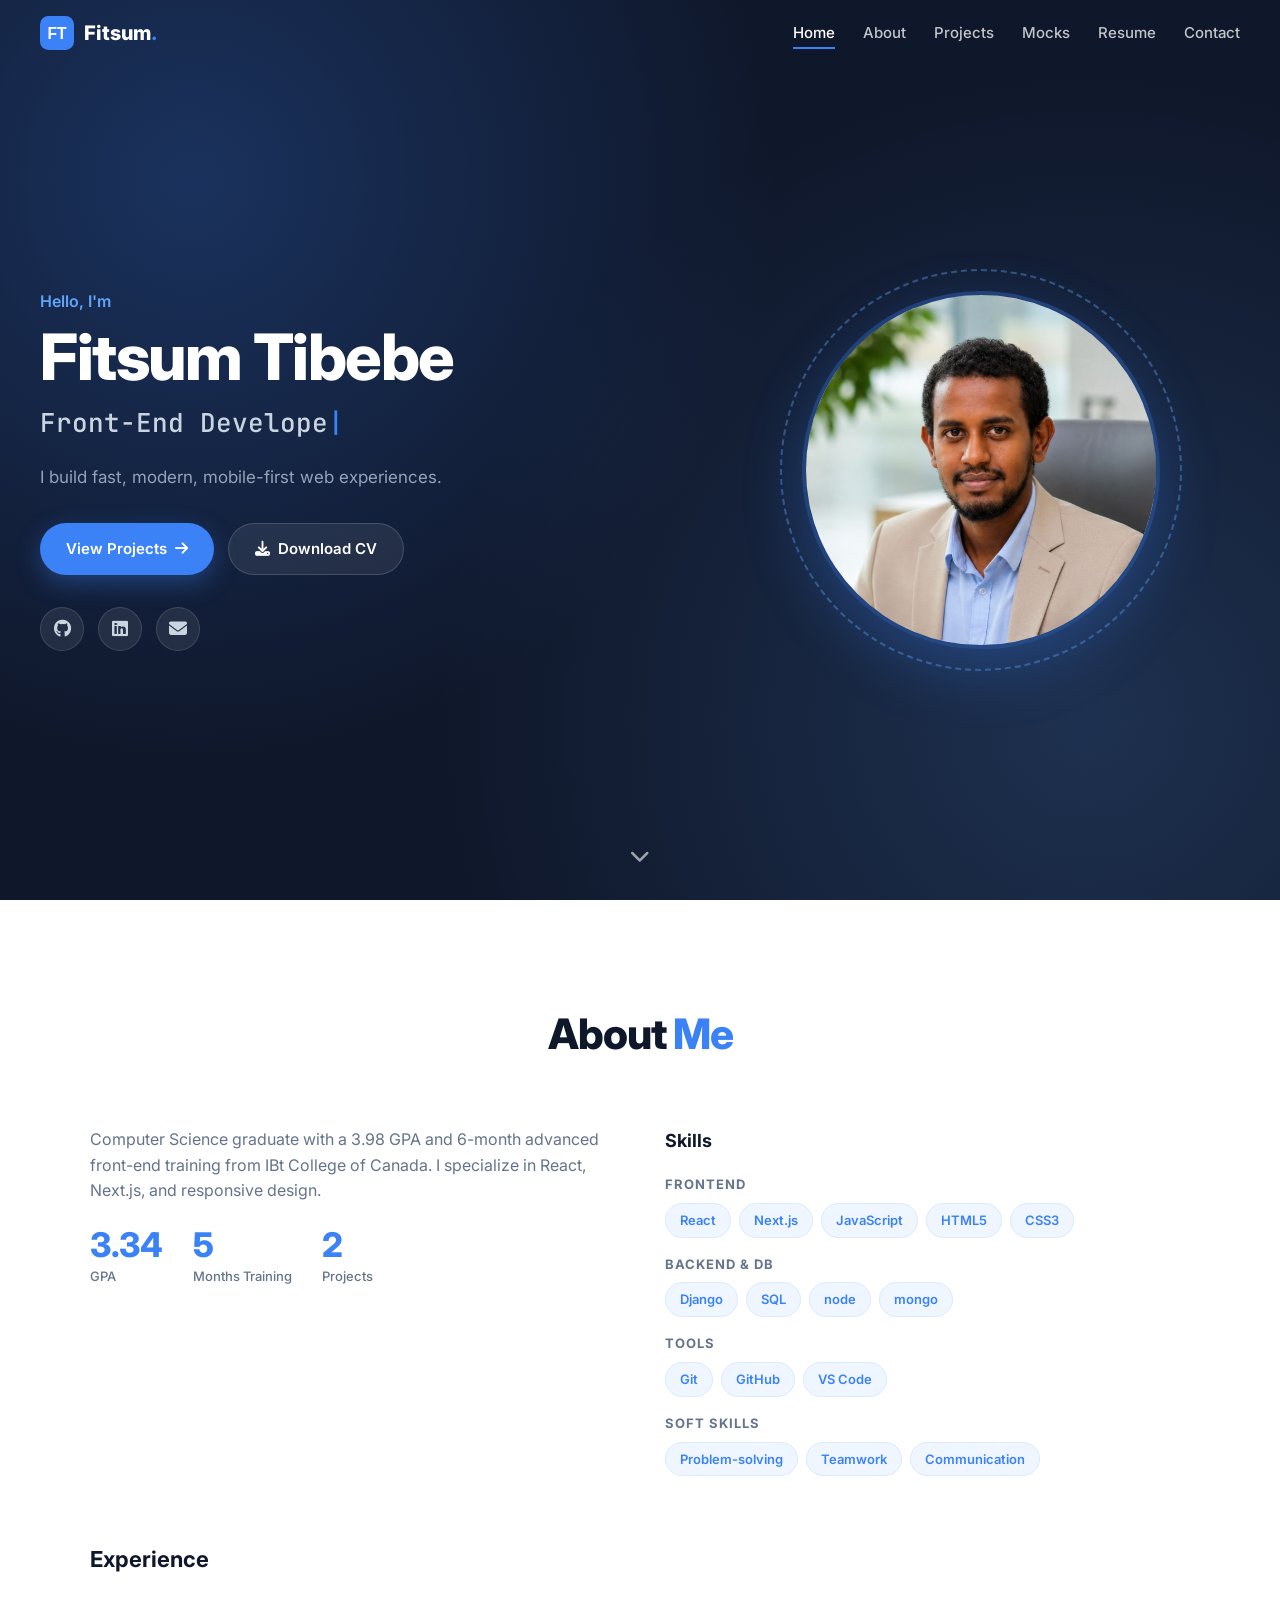
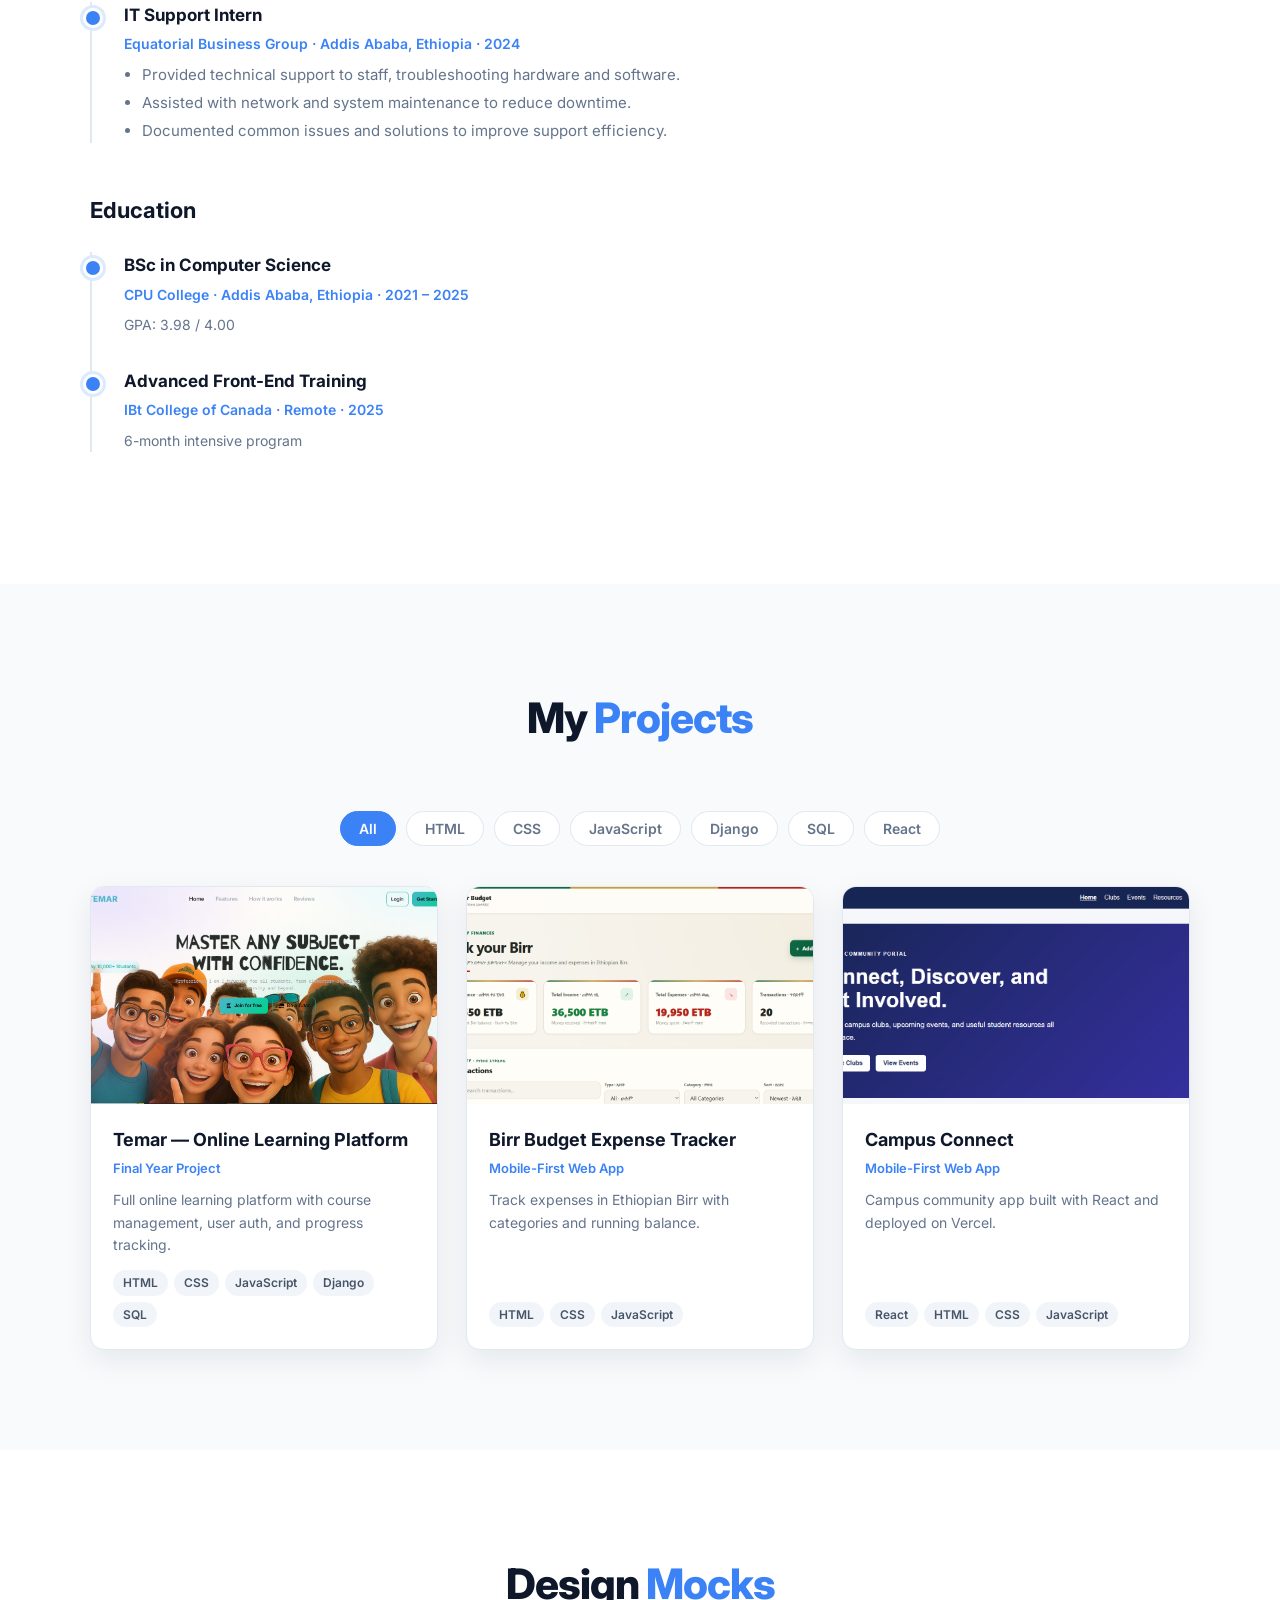
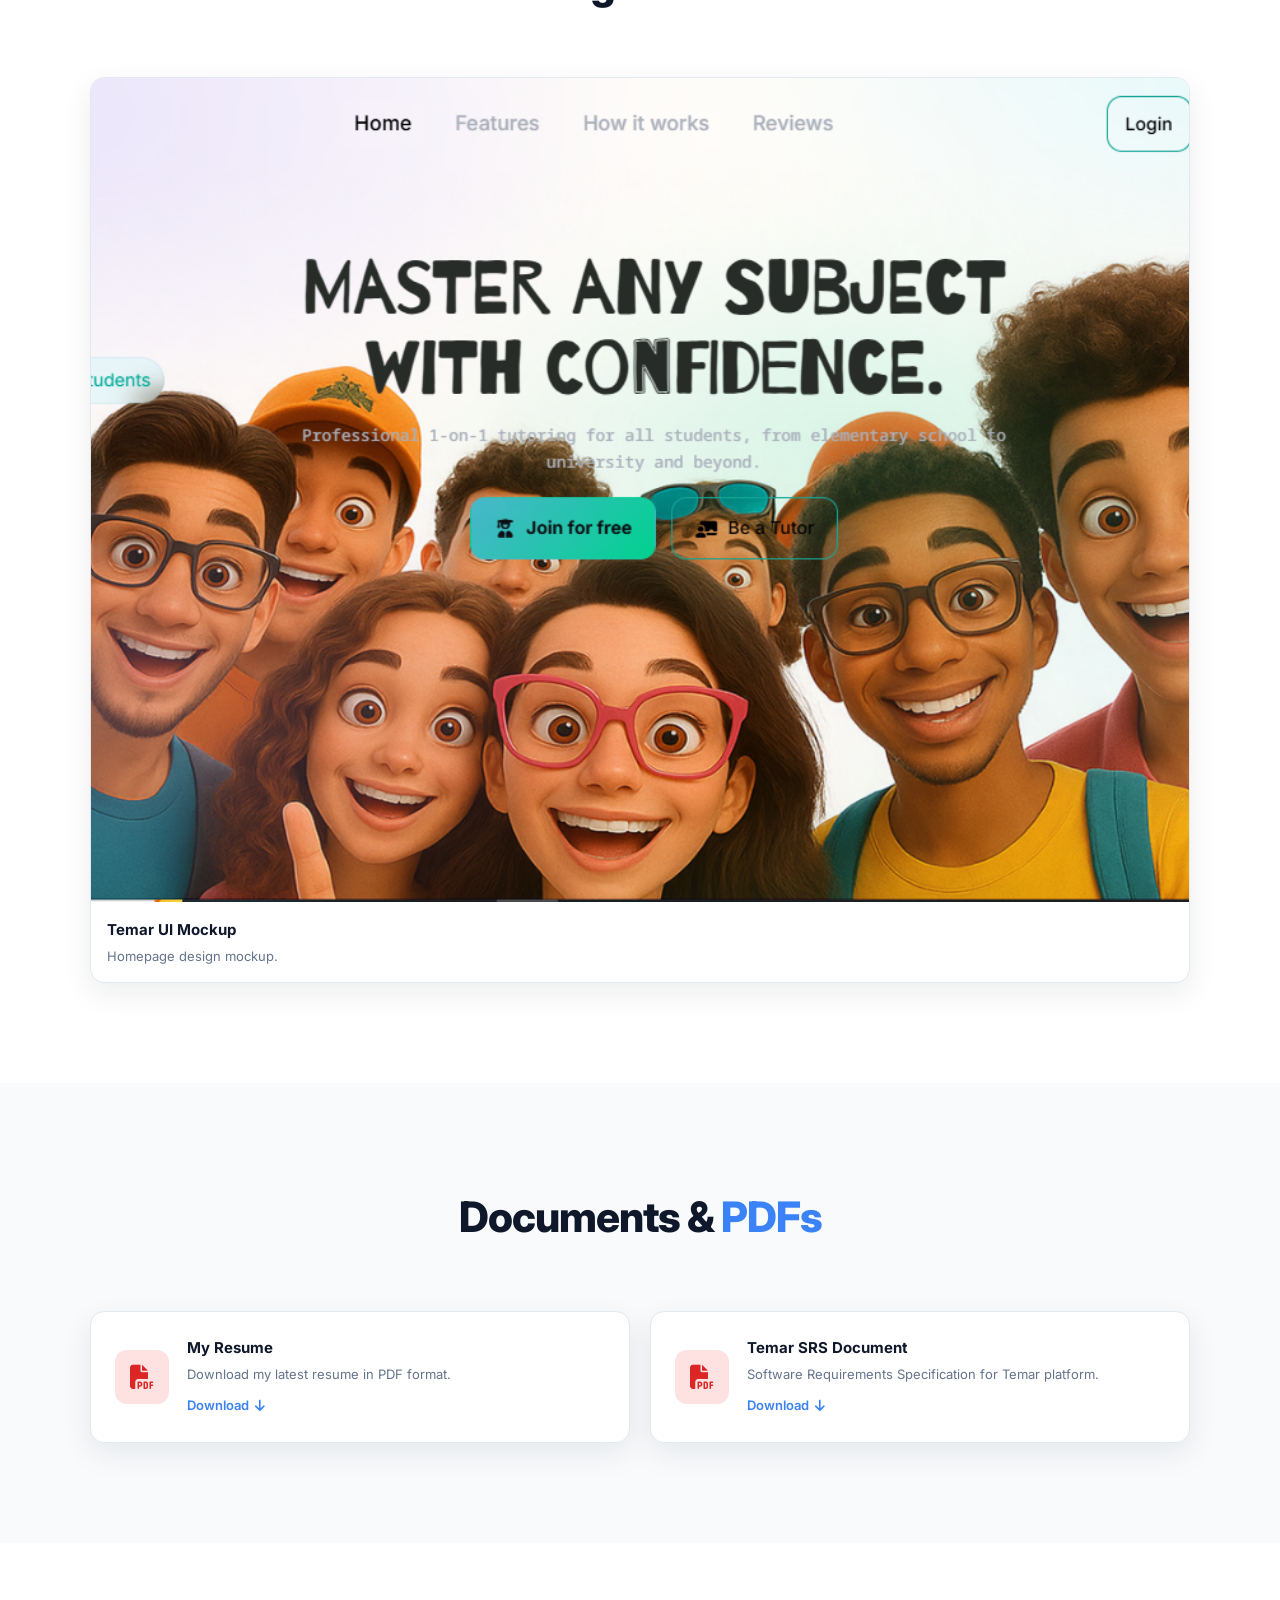
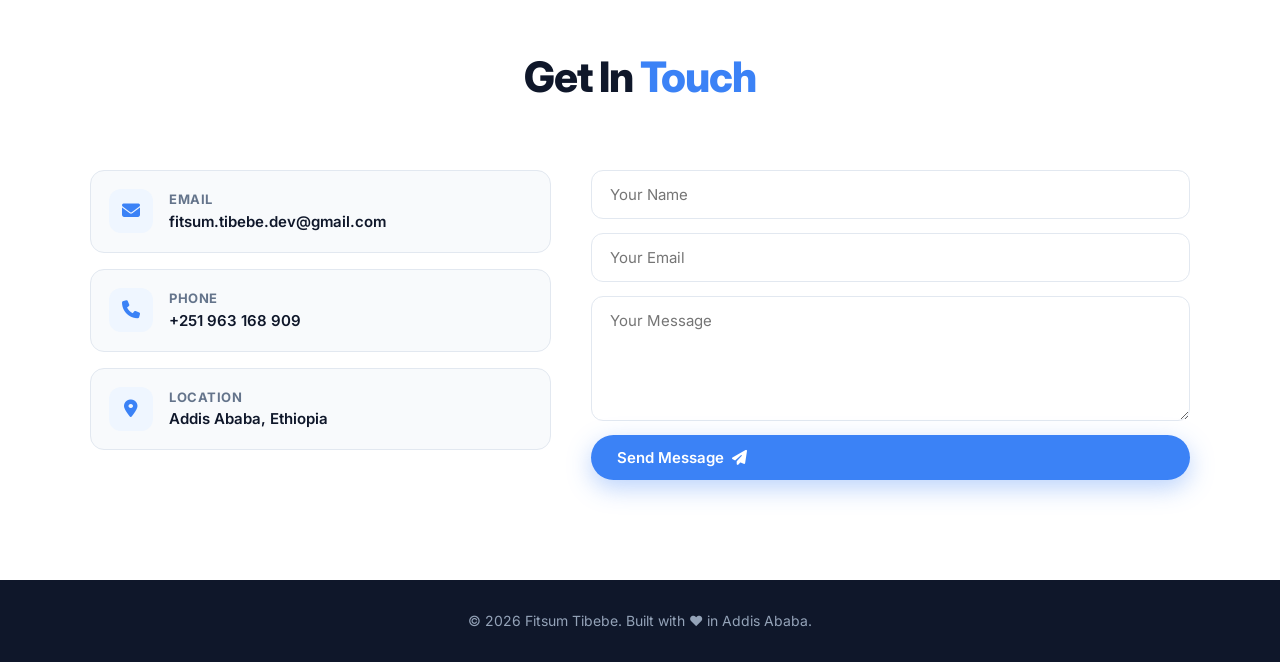
<file: index.html>
<!doctype html>
<html lang="en">
  <head>
    <meta charset="UTF-8" />
    <meta name="viewport" content="width=device-width, initial-scale=1.0" />
    <title>Fitsum Tibebe — Front-End Developer</title>

    <!-- SEO -->
    <meta
      name="description"
      content="Fitsum Tibebe — Front-End Developer from Addis Ababa. React, Next.js, HTML, CSS, JavaScript specialist. View my projects and resume."
    />
    <meta
      name="keywords"
      content="Fitsum Tibebe, Front-End Developer, React Developer, Addis Ababa, Ethiopia, Portfolio"
    />
    <meta name="author" content="Fitsum Tibebe" />
    <meta name="theme-color" content="#0f172a" />

    <!-- Open Graph -->
    <meta property="og:title" content="Fitsum Tibebe — Front-End Developer" />
    <meta
      property="og:description"
      content="Modern, mobile-first web experiences built with React, Next.js, and JavaScript."
    />
    <meta property="og:image" content="assets/images/profile.jpg" />
    <meta property="og:type" content="website" />

    <!-- Twitter -->
    <meta name="twitter:card" content="summary_large_image" />
    <meta name="twitter:title" content="Fitsum Tibebe — Front-End Developer" />
    <meta
      name="twitter:description"
      content="React • Next.js • JavaScript • Mobile-first"
    />
    <meta name="twitter:image" content="assets/images/profile.jpg" />

    <!-- Favicon -->
    <link rel="icon" type="image/svg+xml" href="assets/icons/favicon.svg" />

    <!-- Fonts -->
    <link rel="preconnect" href="https://fonts.googleapis.com" />
    <link rel="preconnect" href="https://fonts.gstatic.com" crossorigin />
    <link
      href="https://fonts.googleapis.com/css2?family=Inter:wght@400;500;600;700;800&family=JetBrains+Mono:wght@500&display=swap"
      rel="stylesheet"
    />

    <!-- Icons -->
    <link
      rel="stylesheet"
      href="https://cdnjs.cloudflare.com/ajax/libs/font-awesome/6.5.0/css/all.min.css"
    />

    <link rel="stylesheet" href="css/style.css" />

    <!-- Structured Data -->
    <script type="application/ld+json">
      {
        "@context": "https://schema.org",
        "@type": "Person",
        "name": "Fitsum Tibebe",
        "jobTitle": "Front-End Developer",
        "address": {
          "@type": "PostalAddress",
          "addressLocality": "Addis Ababa",
          "addressCountry": "Ethiopia"
        },
        "url": "https://github.com/fitsae",
        "sameAs": [
          "https://github.com/fitsae",
          "https://www.linkedin.com/in/fitsum-tibebe-597b53429"
        ]
      }
    </script>
  </head>
  <body>
    <div class="loader" id="loader">
      <div class="loader-spinner"></div>
    </div>

    <!-- Navbar -->
    <header class="nav" id="nav">
      <div class="nav-inner">
        <a href="#" class="logo">
          <img
            src="assets/images/logo.svg"
            alt="Fitsum Tibebe logo"
            id="logoImg"
          />
          <span>Fitsum<span class="accent">.</span></span>
        </a>
        <nav class="nav-links" id="navLinks">
          <a href="#home" class="nav-link active">Home</a>
          <a href="#about" class="nav-link">About</a>
          <a href="#projects" class="nav-link">Projects</a>
          <a href="#mocks" class="nav-link">Mocks</a>
          <a href="#resume" class="nav-link">Resume</a>
          <a href="#contact" class="nav-link">Contact</a>
        </nav>
        <button class="menu-btn" id="menuBtn" aria-label="Menu">
          <span></span><span></span><span></span>
        </button>
      </div>
    </header>

    <!-- Hero -->
    <section class="hero" id="home">
      <div class="hero-bg"></div>
      <div class="hero-content">
        <div class="hero-text">
          <p class="hero-greeting">Hello, I'm</p>
          <h1 class="hero-name">Fitsum Tibebe</h1>
          <h2 class="hero-title">
            <span class="typing" id="typing"></span
            ><span class="cursor">|</span>
          </h2>
          <p class="hero-tagline" id="tagline"></p>
          <div class="hero-cta">
            <a href="#projects" class="btn btn-primary"
              >View Projects <i class="fas fa-arrow-right"></i
            ></a>
            <a href="#" class="btn btn-ghost" id="downloadResume">
              <i class="fas fa-download"></i> Download CV
            </a>
          </div>
          <div class="hero-socials">
            <a
              href="https://github.com/fitsae"
              target="_blank"
              rel="noopener"
              aria-label="GitHub"
              ><i class="fab fa-github"></i
            ></a>
            <a
              href="https://www.linkedin.com/in/fitsum-tibebe-597b53429"
              target="_blank"
              rel="noopener"
              aria-label="LinkedIn"
              ><i class="fab fa-linkedin"></i
            ></a>
            <a href="mailto:fitsum.tibebe.dev@gmail.com" aria-label="Email"
              ><i class="fas fa-envelope"></i
            ></a>
          </div>
        </div>
        <div class="hero-photo">
          <div class="photo-ring"></div>
          <img src="assets/images/profile.jpg" alt="Fitsum Tibebe" />
        </div>
      </div>
      <a href="#about" class="scroll-down" aria-label="Scroll">
        <i class="fas fa-chevron-down"></i>
      </a>
    </section>

    <!-- About -->
    <section class="section" id="about">
      <div class="container">
        <h2 class="section-title reveal">
          About <span class="accent">Me</span>
        </h2>
        <div class="about-grid">
          <div class="about-text reveal">
            <p id="bioText"></p>
            <div class="about-stats">
              <div class="stat">
                <span class="stat-num" data-count="3.98">0</span
                ><span>GPA</span>
              </div>
              <div class="stat">
                <span class="stat-num" data-count="6">0</span
                ><span>Months Training</span>
              </div>
              <div class="stat">
                <span class="stat-num" data-count="3">0</span
                ><span>Projects</span>
              </div>
            </div>
          </div>
          <div class="skills reveal">
            <h3>Skills</h3>
            <div id="skillsContainer"></div>
          </div>
        </div>

        <h3 class="subsection-title reveal">Experience</h3>
        <div class="timeline" id="experienceContainer"></div>

        <h3 class="subsection-title reveal">Education</h3>
        <div class="timeline" id="educationContainer"></div>
      </div>
    </section>

    <!-- Projects -->
    <section class="section section-dark" id="projects">
      <div class="container">
        <h2 class="section-title reveal">
          My <span class="accent">Projects</span>
        </h2>
        <div class="filter-bar reveal" id="filterBar"></div>
        <div class="projects-grid" id="projectsGrid"></div>
      </div>
    </section>

    <!-- Mocks -->
    <section class="section" id="mocks">
      <div class="container">
        <h2 class="section-title reveal">
          Design <span class="accent">Mocks</span>
        </h2>
        <div class="mocks-grid" id="mocksGrid"></div>
      </div>
    </section>

    <!-- Resume / PDFs -->
    <section class="section section-dark" id="resume">
      <div class="container">
        <h2 class="section-title reveal">
          Documents & <span class="accent">PDFs</span>
        </h2>
        <div class="pdfs-grid" id="pdfsGrid"></div>
      </div>
    </section>

    <!-- Contact -->
    <section class="section" id="contact">
      <div class="container">
        <h2 class="section-title reveal">
          Get In <span class="accent">Touch</span>
        </h2>
        <div class="contact-grid">
          <div class="contact-info reveal">
            <a href="mailto:fitsum.tibebe.dev@gmail.com" class="contact-item">
              <i class="fas fa-envelope"></i>
              <div>
                <h4>Email</h4>
                <p>fitsum.tibebe.dev@gmail.com</p>
              </div>
            </a>
            <a href="tel:+251963168909" class="contact-item">
              <i class="fas fa-phone"></i>
              <div>
                <h4>Phone</h4>
                <p>+251 963 168 909</p>
              </div>
            </a>
            <div class="contact-item">
              <i class="fas fa-map-marker-alt"></i>
              <div>
                <h4>Location</h4>
                <p>Addis Ababa, Ethiopia</p>
              </div>
            </div>
          </div>
          <form class="contact-form reveal" id="contactForm">
            <input type="text" name="name" placeholder="Your Name" required />
            <input
              type="email"
              name="email"
              placeholder="Your Email"
              required
            />
            <textarea
              name="message"
              rows="5"
              placeholder="Your Message"
              required
            ></textarea>
            <button type="submit" class="btn btn-primary">
              Send Message <i class="fas fa-paper-plane"></i>
            </button>
          </form>
        </div>
      </div>
    </section>

    <footer class="footer">
      <p>
        © <span id="year"></span> Fitsum Tibebe. Built with ❤️ in Addis Ababa.
      </p>
    </footer>

    <script src="js/renderer.js"></script>
    <script src="js/main.js"></script>
  </body>
</html>
</file>
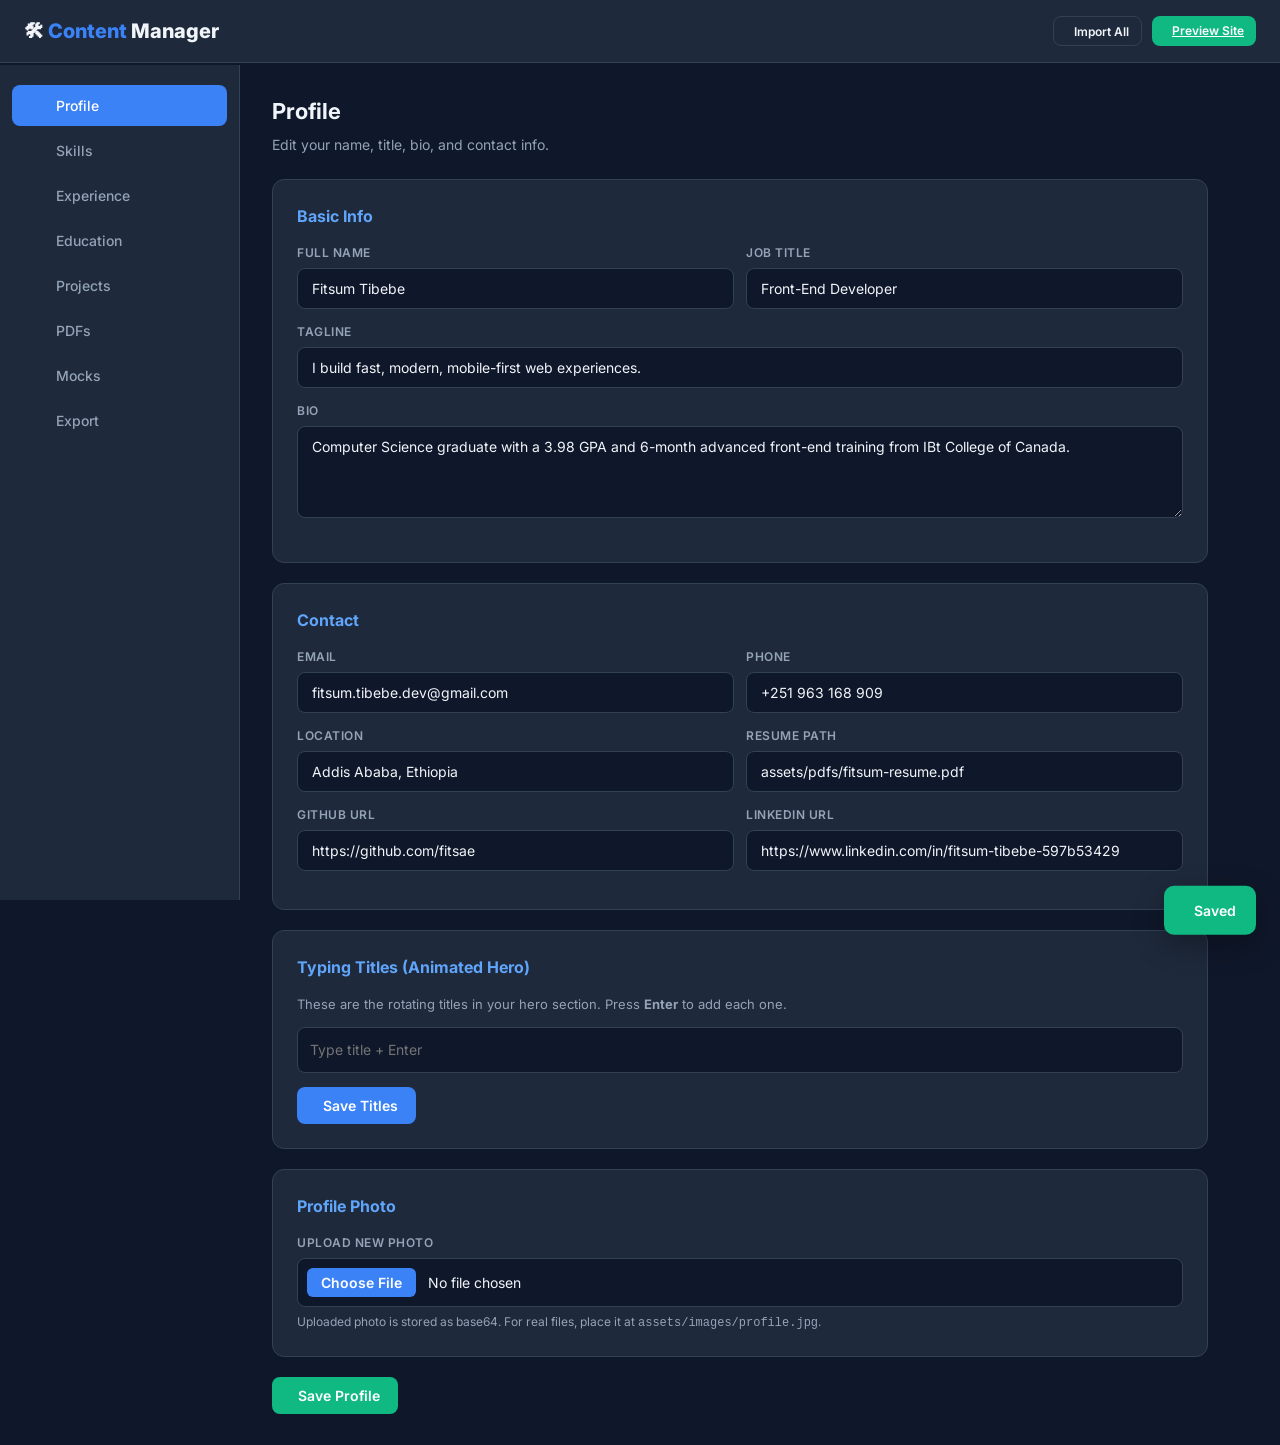
<file: admin.html>
<!doctype html>
<html lang="en">
  <head>
    <meta charset="UTF-8" />
    <meta name="viewport" content="width=device-width, initial-scale=1.0" />
    <title>Admin — Content Manager</title>
    <link rel="preconnect" href="https://fonts.googleapis.com" />
    <link rel="preconnect" href="https://fonts.gstatic.com" crossorigin />
    <link
      href="https://fonts.googleapis.com/css2?family=Inter:wght@400;500;600;700;800&family=JetBrains+Mono:wght@500&display=swap"
      rel="stylesheet"
    />
    <style>
      :root {
        --bg: #0f172a;
        --bg-2: #1e293b;
        --bg-3: #334155;
        --accent: #3b82f6;
        --accent-2: #60a5fa;
        --success: #10b981;
        --danger: #ef4444;
        --text: #f1f5f9;
        --muted: #94a3b8;
        --border: #334155;
        --radius: 12px;
      }
      * {
        margin: 0;
        padding: 0;
        box-sizing: border-box;
      }
      body {
        font-family: "Inter", system-ui, sans-serif;
        background: var(--bg);
        color: var(--text);
        min-height: 100vh;
        line-height: 1.5;
      }

      /* Header */
      .topbar {
        background: var(--bg-2);
        padding: 16px 24px;
        border-bottom: 1px solid var(--border);
        display: flex;
        justify-content: space-between;
        align-items: center;
        position: sticky;
        top: 0;
        z-index: 100;
      }
      .topbar h1 {
        font-size: 20px;
        font-weight: 800;
      }
      .topbar h1 span {
        color: var(--accent);
      }
      .topbar-actions {
        display: flex;
        gap: 10px;
      }

      /* Layout */
      .layout {
        display: grid;
        grid-template-columns: 240px 1fr;
        min-height: calc(100vh - 65px);
      }
      .sidebar {
        background: var(--bg-2);
        border-right: 1px solid var(--border);
        padding: 20px 12px;
        position: sticky;
        top: 65px;
        height: calc(100vh - 65px);
        overflow-y: auto;
      }
      .sidebar button {
        display: flex;
        align-items: center;
        gap: 10px;
        width: 100%;
        padding: 12px 16px;
        background: transparent;
        border: none;
        color: var(--muted);
        font-family: inherit;
        font-size: 14px;
        font-weight: 500;
        border-radius: 8px;
        cursor: pointer;
        text-align: left;
        transition: 0.2s;
        margin-bottom: 4px;
      }
      .sidebar button:hover {
        background: var(--bg-3);
        color: var(--text);
      }
      .sidebar button.active {
        background: var(--accent);
        color: #fff;
      }
      .sidebar button i {
        width: 18px;
        text-align: center;
      }

      .main {
        padding: 32px;
        max-width: 1000px;
      }

      .panel {
        display: none;
      }
      .panel.active {
        display: block;
        animation: fadeIn 0.3s;
      }
      @keyframes fadeIn {
        from {
          opacity: 0;
          transform: translateY(8px);
        }
        to {
          opacity: 1;
          transform: translateY(0);
        }
      }

      .panel h2 {
        font-size: 22px;
        font-weight: 700;
        margin-bottom: 6px;
      }
      .panel .panel-desc {
        color: var(--muted);
        font-size: 14px;
        margin-bottom: 24px;
      }

      /* Cards */
      .card {
        background: var(--bg-2);
        border: 1px solid var(--border);
        border-radius: var(--radius);
        padding: 24px;
        margin-bottom: 20px;
      }
      .card h3 {
        font-size: 16px;
        font-weight: 700;
        color: var(--accent-2);
        margin-bottom: 16px;
        display: flex;
        justify-content: space-between;
        align-items: center;
      }

      /* Inputs */
      label {
        display: block;
        font-size: 12px;
        color: var(--muted);
        margin-bottom: 6px;
        font-weight: 600;
        text-transform: uppercase;
        letter-spacing: 0.5px;
      }
      input,
      textarea,
      select {
        width: 100%;
        padding: 11px 14px;
        margin-bottom: 14px;
        background: var(--bg);
        color: var(--text);
        border: 1px solid var(--border);
        border-radius: 8px;
        font-family: inherit;
        font-size: 14px;
        transition: 0.2s;
      }
      input:focus,
      textarea:focus,
      select:focus {
        outline: none;
        border-color: var(--accent);
        box-shadow: 0 0 0 3px rgba(59, 130, 246, 0.15);
      }
      textarea {
        resize: vertical;
        min-height: 80px;
      }
      input[type="file"] {
        padding: 9px;
        cursor: pointer;
      }
      input[type="file"]::file-selector-button {
        background: var(--accent);
        color: #fff;
        border: none;
        padding: 6px 14px;
        border-radius: 6px;
        margin-right: 12px;
        font-family: inherit;
        font-weight: 600;
        cursor: pointer;
      }

      .row {
        display: grid;
        grid-template-columns: 1fr 1fr;
        gap: 12px;
      }
      .row-3 {
        display: grid;
        grid-template-columns: 1fr 1fr 1fr;
        gap: 12px;
      }

      /* Buttons */
      .btn {
        display: inline-flex;
        align-items: center;
        gap: 8px;
        padding: 10px 18px;
        background: var(--accent);
        color: #fff;
        border: none;
        border-radius: 8px;
        font-family: inherit;
        font-size: 14px;
        font-weight: 600;
        cursor: pointer;
        transition: 0.2s;
      }
      .btn:hover {
        background: #2563eb;
        transform: translateY(-1px);
      }
      .btn-success {
        background: var(--success);
      }
      .btn-success:hover {
        background: #059669;
      }
      .btn-danger {
        background: var(--danger);
      }
      .btn-danger:hover {
        background: #dc2626;
      }
      .btn-ghost {
        background: transparent;
        border: 1px solid var(--border);
        color: var(--text);
      }
      .btn-ghost:hover {
        background: var(--bg-3);
      }
      .btn-sm {
        padding: 6px 12px;
        font-size: 12px;
      }

      .btn-group {
        display: flex;
        gap: 10px;
        flex-wrap: wrap;
        margin-top: 8px;
      }

      /* List items */
      .item-row {
        display: flex;
        justify-content: space-between;
        align-items: center;
        padding: 14px 16px;
        background: var(--bg);
        border: 1px solid var(--border);
        border-radius: 8px;
        margin-bottom: 8px;
        gap: 12px;
      }
      .item-row-info {
        flex: 1;
        min-width: 0;
      }
      .item-row-info strong {
        display: block;
        font-size: 14px;
        margin-bottom: 2px;
        overflow: hidden;
        text-overflow: ellipsis;
        white-space: nowrap;
      }
      .item-row-info span {
        font-size: 12px;
        color: var(--muted);
        display: block;
        overflow: hidden;
        text-overflow: ellipsis;
        white-space: nowrap;
      }
      .item-row-actions {
        display: flex;
        gap: 6px;
        flex-shrink: 0;
      }

      /* Skill tag editor */
      .tag-input-wrap {
        display: flex;
        flex-wrap: wrap;
        gap: 6px;
        padding: 8px;
        background: var(--bg);
        border: 1px solid var(--border);
        border-radius: 8px;
        margin-bottom: 14px;
        min-height: 46px;
      }
      .tag-chip {
        display: inline-flex;
        align-items: center;
        gap: 6px;
        padding: 5px 10px;
        background: var(--accent);
        color: #fff;
        border-radius: 50px;
        font-size: 12px;
        font-weight: 600;
      }
      .tag-chip button {
        background: none;
        border: none;
        color: #fff;
        cursor: pointer;
        font-size: 14px;
        line-height: 1;
        padding: 0;
        opacity: 0.8;
      }
      .tag-chip button:hover {
        opacity: 1;
      }
      .tag-input-wrap input {
        flex: 1;
        min-width: 120px;
        border: none;
        background: transparent;
        padding: 4px;
        margin: 0;
        color: var(--text);
      }
      .tag-input-wrap input:focus {
        box-shadow: none;
      }

      /* Toast */
      .toast {
        position: fixed;
        bottom: 24px;
        right: 24px;
        background: var(--success);
        color: #fff;
        padding: 14px 20px;
        border-radius: 10px;
        font-weight: 600;
        font-size: 14px;
        box-shadow: 0 10px 30px rgba(0, 0, 0, 0.3);
        transform: translateY(120%);
        transition: transform 0.35s cubic-bezier(0.4, 0, 0.2, 1);
        z-index: 9999;
        display: flex;
        align-items: center;
        gap: 10px;
      }
      .toast.show {
        transform: translateY(0);
      }
      .toast.error {
        background: var(--danger);
      }

      /* Mobile */
      .mobile-tabs {
        display: none;
        padding: 12px 16px;
        background: var(--bg-2);
        border-bottom: 1px solid var(--border);
        gap: 8px;
        overflow-x: auto;
        position: sticky;
        top: 65px;
        z-index: 99;
      }
      .mobile-tabs button {
        white-space: nowrap;
        padding: 8px 14px;
        background: var(--bg);
        border: 1px solid var(--border);
        color: var(--muted);
        border-radius: 8px;
        font-family: inherit;
        font-size: 13px;
        font-weight: 600;
        cursor: pointer;
      }
      .mobile-tabs button.active {
        background: var(--accent);
        color: #fff;
        border-color: var(--accent);
      }

      @media (max-width: 860px) {
        .layout {
          grid-template-columns: 1fr;
        }
        .sidebar {
          display: none;
        }
        .mobile-tabs {
          display: flex;
        }
        .main {
          padding: 20px 16px;
        }
        .row,
        .row-3 {
          grid-template-columns: 1fr;
        }
        .topbar {
          padding: 12px 16px;
        }
        .topbar h1 {
          font-size: 16px;
        }
      }

      /* Empty state */
      .empty-state {
        text-align: center;
        padding: 40px 20px;
        color: var(--muted);
        font-size: 14px;
      }
      .empty-state i {
        font-size: 40px;
        margin-bottom: 12px;
        opacity: 0.3;
        display: block;
      }

      /* JSON preview */
      pre.json-preview {
        background: var(--bg);
        border: 1px solid var(--border);
        padding: 16px;
        border-radius: 8px;
        font-family: "JetBrains Mono", monospace;
        font-size: 12px;
        overflow-x: auto;
        max-height: 400px;
        color: #7dd3fc;
        line-height: 1.5;
      }
    </style>
  </head>
  <body>
    <!-- Top bar -->
    <div class="topbar">
      <h1>🛠 <span>Content</span> Manager</h1>
      <div class="topbar-actions">
        <button class="btn btn-ghost btn-sm" onclick="importAll()">
          <i class="fas fa-upload"></i> Import All
        </button>
        <a href="index.html" target="_blank" class="btn btn-success btn-sm">
          <i class="fas fa-eye"></i> Preview Site
        </a>
      </div>
    </div>

    <!-- Mobile tabs -->
    <div class="mobile-tabs" id="mobileTabs"></div>

    <!-- Layout -->
    <div class="layout">
      <!-- Sidebar -->
      <aside class="sidebar" id="sidebar">
        <button class="tab-btn active" data-tab="profile">
          <i class="fas fa-user"></i> Profile
        </button>
        <button class="tab-btn" data-tab="skills">
          <i class="fas fa-code"></i> Skills
        </button>
        <button class="tab-btn" data-tab="experience">
          <i class="fas fa-briefcase"></i> Experience
        </button>
        <button class="tab-btn" data-tab="education">
          <i class="fas fa-graduation-cap"></i> Education
        </button>
        <button class="tab-btn" data-tab="projects">
          <i class="fas fa-folder"></i> Projects
        </button>
        <button class="tab-btn" data-tab="pdfs">
          <i class="fas fa-file-pdf"></i> PDFs
        </button>
        <button class="tab-btn" data-tab="mocks">
          <i class="fas fa-image"></i> Mocks
        </button>
        <button class="tab-btn" data-tab="export">
          <i class="fas fa-download"></i> Export
        </button>
      </aside>

      <!-- Main content -->
      <main class="main">
        <!-- ==================== PROFILE ==================== -->
        <section class="panel active" id="panel-profile">
          <h2>Profile</h2>
          <p class="panel-desc">
            Edit your name, title, bio, and contact info.
          </p>

          <div class="card">
            <h3>Basic Info</h3>
            <div class="row">
              <div>
                <label>Full Name</label>
                <input id="pf-name" placeholder="Fitsum Tibebe" />
              </div>
              <div>
                <label>Job Title</label>
                <input id="pf-title" placeholder="Front-End Developer" />
              </div>
            </div>
            <label>Tagline</label>
            <input
              id="pf-tagline"
              placeholder="I build fast, modern, mobile-first web experiences."
            />
            <label>Bio</label>
            <textarea
              id="pf-bio"
              rows="4"
              placeholder="Short paragraph about you..."
            ></textarea>
          </div>

          <div class="card">
            <h3>Contact</h3>
            <div class="row">
              <div>
                <label>Email</label>
                <input id="pf-email" type="email" />
              </div>
              <div>
                <label>Phone</label>
                <input id="pf-phone" />
              </div>
            </div>
            <div class="row">
              <div>
                <label>Location</label>
                <input id="pf-location" />
              </div>
              <div>
                <label>Resume path</label>
                <input id="pf-resume" placeholder="assets/pdfs/resume.pdf" />
              </div>
            </div>
            <div class="row">
              <div>
                <label>GitHub URL</label>
                <input id="pf-github" />
              </div>
              <div>
                <label>LinkedIn URL</label>
                <input id="pf-linkedin" />
              </div>
            </div>
          </div>
          <div class="card">
            <h3>Typing Titles (Animated Hero)</h3>
            <p
              style="color: var(--muted); font-size: 13px; margin-bottom: 12px"
            >
              These are the rotating titles in your hero section. Press
              <b>Enter</b> to add each one.
            </p>
            <div class="tag-input-wrap" id="roles-wrap">
              <input id="roles-input" placeholder="Type title + Enter" />
            </div>
            <button class="btn" onclick="saveRoles()">
              <i class="fas fa-save"></i> Save Titles
            </button>
          </div>
          <div class="card">
            <h3>Profile Photo</h3>
            <label>Upload new photo</label>
            <input type="file" id="pf-photo-file" accept="image/*" />
            <p style="color: var(--muted); font-size: 12px; margin-top: -8px">
              Uploaded photo is stored as base64. For real files, place it at
              <code>assets/images/profile.jpg</code>.
            </p>
          </div>

          <button class="btn btn-success" onclick="saveProfile()">
            <i class="fas fa-save"></i> Save Profile
          </button>
        </section>

        <!-- ==================== SKILLS ==================== -->
        <section class="panel" id="panel-skills">
          <h2>Skills</h2>
          <p class="panel-desc">Add skill groups and their items.</p>

          <div class="card">
            <h3>Add Skill Group</h3>
            <div class="row">
              <div>
                <label>Category Name</label>
                <input id="sk-category" placeholder="e.g. Frontend" />
              </div>
              <div>
                <label>Skills (press Enter to add)</label>
                <div class="tag-input-wrap" id="sk-tags-wrap">
                  <input id="sk-tag-input" placeholder="Type skill + Enter" />
                </div>
              </div>
            </div>
            <button class="btn" onclick="addSkillGroup()">
              <i class="fas fa-plus"></i> Add Group
            </button>
          </div>

          <div class="card">
            <h3>Current Skill Groups</h3>
            <div id="skillList"></div>
          </div>

          <button class="btn btn-success" onclick="saveSkills()">
            <i class="fas fa-save"></i> Save Skills
          </button>
        </section>

        <!-- ==================== EXPERIENCE ==================== -->
        <section class="panel" id="panel-experience">
          <h2>Experience</h2>
          <p class="panel-desc">Add or edit your work history.</p>

          <div class="card">
            <h3 id="exp-form-title">Add Experience</h3>
            <input type="hidden" id="exp-edit-id" />
            <div class="row">
              <div>
                <label>Role / Job Title</label>
                <input id="exp-role" placeholder="IT Support Intern" />
              </div>
              <div>
                <label>Company</label>
                <input
                  id="exp-company"
                  placeholder="Equatorial Business Group"
                />
              </div>
            </div>
            <div class="row-3">
              <div>
                <label>Location</label>
                <input id="exp-location" placeholder="Addis Ababa, Ethiopia" />
              </div>
              <div>
                <label>Period</label>
                <input id="exp-period" placeholder="2024" />
              </div>
              <div></div>
            </div>
            <label>Bullet Points (one per line)</label>
            <textarea
              id="exp-points"
              rows="4"
              placeholder="Provided technical support to staff...&#10;Assisted with network maintenance..."
            ></textarea>
            <div class="btn-group">
              <button class="btn" onclick="saveExperience()">
                <i class="fas fa-save"></i> Save Experience
              </button>
              <button class="btn btn-ghost" onclick="clearExperienceForm()">
                <i class="fas fa-times"></i> Clear
              </button>
            </div>
          </div>

          <div class="card">
            <h3>Current Experience</h3>
            <div id="expList"></div>
          </div>

          <button class="btn btn-success" onclick="saveExperienceToStore()">
            <i class="fas fa-save"></i> Save All Experience
          </button>
        </section>

        <!-- ==================== EDUCATION ==================== -->
        <section class="panel" id="panel-education">
          <h2>Education</h2>
          <p class="panel-desc">Add or edit your degrees and training.</p>

          <div class="card">
            <h3 id="edu-form-title">Add Education</h3>
            <input type="hidden" id="edu-edit-id" />
            <div class="row">
              <div>
                <label>Degree / Program</label>
                <input id="edu-degree" placeholder="BSc in Computer Science" />
              </div>
              <div>
                <label>School</label>
                <input id="edu-school" placeholder="CPU College" />
              </div>
            </div>
            <div class="row">
              <div>
                <label>Location</label>
                <input id="edu-location" placeholder="Addis Ababa, Ethiopia" />
              </div>
              <div>
                <label>Period</label>
                <input id="edu-period" placeholder="2021 – 2025" />
              </div>
            </div>
            <label>Details</label>
            <input id="edu-details" placeholder="GPA: 3.98 / 4.00" />
            <div class="btn-group">
              <button class="btn" onclick="saveEducation()">
                <i class="fas fa-save"></i> Save Education
              </button>
              <button class="btn btn-ghost" onclick="clearEducationForm()">
                <i class="fas fa-times"></i> Clear
              </button>
            </div>
          </div>

          <div class="card">
            <h3>Current Education</h3>
            <div id="eduList"></div>
          </div>

          <button class="btn btn-success" onclick="saveEducationToStore()">
            <i class="fas fa-save"></i> Save All Education
          </button>
        </section>

        <!-- ==================== PROJECTS ==================== -->
        <section class="panel" id="panel-projects">
          <h2>Projects</h2>
          <p class="panel-desc">Add and manage portfolio projects.</p>

          <div class="card">
            <h3 id="proj-form-title">Add Project</h3>
            <input type="hidden" id="proj-edit-id" />
            <div class="row">
              <div>
                <label>Title</label>
                <input
                  id="proj-title"
                  placeholder="Temar — Online Learning Platform"
                />
              </div>
              <div>
                <label>Subtitle</label>
                <input id="proj-subtitle" placeholder="Final Year Project" />
              </div>
            </div>
            <label>Description</label>
            <textarea
              id="proj-description"
              rows="3"
              placeholder="What does the project do?"
            ></textarea>
            <div class="row">
              <div>
                <label>Your Role</label>
                <input id="proj-role" placeholder="Frontend + DB Design" />
              </div>
              <div>
                <label>Tech (comma separated)</label>
                <input id="proj-tech" placeholder="React, JavaScript, CSS" />
              </div>
            </div>
            <div class="row">
              <div>
                <label>Live URL</label>
                <input id="proj-live" placeholder="https://..." />
              </div>
              <div>
                <label>GitHub URL</label>
                <input id="proj-github" placeholder="https://github.com/..." />
              </div>
            </div>
            <label>Image</label>
            <input type="file" id="proj-image" accept="image/*" />
            <div class="btn-group">
              <button class="btn" onclick="saveProject()">
                <i class="fas fa-save"></i> Save Project
              </button>
              <button class="btn btn-ghost" onclick="clearProjectForm()">
                <i class="fas fa-times"></i> Clear
              </button>
            </div>
          </div>

          <div class="card">
            <h3>Current Projects</h3>
            <div id="projList"></div>
          </div>
        </section>

        <!-- ==================== PDFs ==================== -->
        <section class="panel" id="panel-pdfs">
          <h2>PDFs</h2>
          <p class="panel-desc">Add documents (resume, certificates, SRS).</p>

          <div class="card">
            <h3 id="pdf-form-title">Add PDF</h3>
            <input type="hidden" id="pdf-edit-id" />
            <label>Title</label>
            <input id="pdf-title" placeholder="My Resume" />
            <label>Description</label>
            <textarea id="pdf-description" rows="2"></textarea>
            <label>File path</label>
            <input id="pdf-file" placeholder="assets/pdfs/resume.pdf" />
            <div class="btn-group">
              <button class="btn" onclick="savePDF()">
                <i class="fas fa-save"></i> Save PDF
              </button>
              <button class="btn btn-ghost" onclick="clearPDFForm()">
                <i class="fas fa-times"></i> Clear
              </button>
            </div>
          </div>

          <div class="card">
            <h3>Current PDFs</h3>
            <div id="pdfList"></div>
          </div>
        </section>

        <!-- ==================== MOCKS ==================== -->
        <section class="panel" id="panel-mocks">
          <h2>Mocks</h2>
          <p class="panel-desc">Add design mockups and UI snapshots.</p>

          <div class="card">
            <h3 id="mock-form-title">Add Mock</h3>
            <input type="hidden" id="mock-edit-id" />
            <label>Title</label>
            <input id="mock-title" placeholder="Homepage Mockup" />
            <label>Description</label>
            <textarea id="mock-description" rows="2"></textarea>
            <label>Image</label>
            <input type="file" id="mock-image" accept="image/*" />
            <div class="btn-group">
              <button class="btn" onclick="saveMock()">
                <i class="fas fa-save"></i> Save Mock
              </button>
              <button class="btn btn-ghost" onclick="clearMockForm()">
                <i class="fas fa-times"></i> Clear
              </button>
            </div>
          </div>

          <div class="card">
            <h3>Current Mocks</h3>
            <div id="mockList"></div>
          </div>
        </section>

        <!-- ==================== EXPORT ==================== -->
        <section class="panel" id="panel-export">
          <h2>Export & Import</h2>
          <p class="panel-desc">
            Download each JSON file and commit them to your
            <code>data/</code> folder on GitHub. Or import existing JSON to
            resume editing.
          </p>

          <div class="card">
            <h3>Export Individual Files</h3>
            <div class="btn-group">
              <button class="btn" onclick="exportJSON('profile')">
                <i class="fas fa-download"></i> profile.json
              </button>
              <button class="btn" onclick="exportJSON('projects')">
                <i class="fas fa-download"></i> projects.json
              </button>
              <button class="btn" onclick="exportJSON('pdfs')">
                <i class="fas fa-download"></i> pdfs.json
              </button>
              <button class="btn" onclick="exportJSON('mocks')">
                <i class="fas fa-download"></i> mocks.json
              </button>
            </div>
          </div>

          <div class="card">
            <h3>Preview JSON</h3>
            <div class="btn-group" style="margin-bottom: 14px">
              <button
                class="btn btn-ghost btn-sm"
                onclick="previewJSON('profile')"
              >
                profile.json
              </button>
              <button
                class="btn btn-ghost btn-sm"
                onclick="previewJSON('projects')"
              >
                projects.json
              </button>
              <button
                class="btn btn-ghost btn-sm"
                onclick="previewJSON('pdfs')"
              >
                pdfs.json
              </button>
              <button
                class="btn btn-ghost btn-sm"
                onclick="previewJSON('mocks')"
              >
                mocks.json
              </button>
            </div>
            <pre class="json-preview" id="jsonPreview">
Click a button above to preview JSON.</pre
            >
          </div>

          <div class="card">
            <h3>Import Existing JSON</h3>
            <p
              style="color: var(--muted); font-size: 13px; margin-bottom: 12px"
            >
              Select a JSON file (e.g. <code>profile.json</code>) — the data
              will load into the editor.
            </p>
            <input
              type="file"
              id="importFile"
              accept=".json"
              onchange="handleImport(event)"
            />
          </div>

          <div class="card">
            <h3 style="color: var(--danger)">Danger Zone</h3>
            <p
              style="color: var(--muted); font-size: 13px; margin-bottom: 12px"
            >
              Clears all data from browser storage. Exported JSON files on disk
              are NOT affected.
            </p>
            <button class="btn btn-danger" onclick="clearAllData()">
              <i class="fas fa-trash"></i> Clear All Local Data
            </button>
          </div>
        </section>
      </main>
    </div>

    <!-- Toast -->
    <div class="toast" id="toast">
      <i class="fas fa-check-circle"></i>
      <span id="toastMsg">Saved</span>
    </div>

    <script>
      // ============================================
      // STATE
      // ============================================
      const store = {
        profile: JSON.parse(localStorage.getItem("profile") || "null") || {
          name: "Fitsum Tibebe",
          title: "Front-End Developer",
          tagline: "I build fast, modern, mobile-first web experiences.",
          bio: "Computer Science graduate with a 3.98 GPA and 6-month advanced front-end training from IBt College of Canada.",
          email: "fitsum.tibebe.dev@gmail.com",
          phone: "+251 963 168 909",
          location: "Addis Ababa, Ethiopia",
          github: "https://github.com/fitsae",
          linkedin: "https://www.linkedin.com/in/fitsum-tibebe-597b53429",
          resume: "assets/pdfs/fitsum-resume.pdf",
          photo: "assets/images/profile.jpg",
          logo: "assets/images/logo.svg",
          skills: [],
          experience: [],
          education: [],
        },
        projects: JSON.parse(
          localStorage.getItem("projects") || '{"projects":[]}',
        ),
        pdfs: JSON.parse(localStorage.getItem("pdfs") || '{"pdfs":[]}'),
        mocks: JSON.parse(localStorage.getItem("mocks") || '{"mocks":[]}'),
      };

      // ============================================
      // UTILITIES
      // ============================================
      function persist() {
        localStorage.setItem("profile", JSON.stringify(store.profile));
        localStorage.setItem("projects", JSON.stringify(store.projects));
        localStorage.setItem("pdfs", JSON.stringify(store.pdfs));
        localStorage.setItem("mocks", JSON.stringify(store.mocks));
      }

      function toast(msg, isError = false) {
        const t = document.getElementById("toast");
        const m = document.getElementById("toastMsg");
        m.textContent = msg;
        t.classList.toggle("error", isError);
        t.querySelector("i").className = isError
          ? "fas fa-exclamation-circle"
          : "fas fa-check-circle";
        t.classList.add("show");
        setTimeout(() => t.classList.remove("show"), 2500);
      }

      function uid() {
        return Date.now().toString(36) + Math.random().toString(36).slice(2, 6);
      }

      function readFile(input, cb) {
        const file = input.files[0];
        if (!file) return cb("");
        const r = new FileReader();
        r.onload = (e) => cb(e.target.result);
        r.readAsDataURL(file);
      }

      function esc(str) {
        return String(str || "").replace(
          /[&<>"']/g,
          (m) =>
            ({
              "&": "&amp;",
              "<": "&lt;",
              ">": "&gt;",
              '"': "&quot;",
              "'": "&#39;",
            })[m],
        );
      }

      // ============================================
      // TABS
      // ============================================
      const tabs = [
        "profile",
        "skills",
        "experience",
        "education",
        "projects",
        "pdfs",
        "mocks",
        "export",
      ];
      const tabIcons = {
        profile: "👤",
        skills: "💻",
        experience: "💼",
        education: "🎓",
        projects: "📁",
        pdfs: "📄",
        mocks: "🖼",
        export: "⬇️",
      };

      function switchTab(tab) {
        document.querySelectorAll(".tab-btn").forEach((b) => {
          b.classList.toggle("active", b.dataset.tab === tab);
        });
        document.querySelectorAll(".panel").forEach((p) => {
          p.classList.toggle("active", p.id === "panel-" + tab);
        });
        document.querySelectorAll(".mobile-tabs button").forEach((b) => {
          b.classList.toggle("active", b.dataset.tab === tab);
        });
      }

      document.querySelectorAll(".tab-btn").forEach((btn) => {
        btn.addEventListener("click", () => switchTab(btn.dataset.tab));
      });

      // Mobile tabs
      const mt = document.getElementById("mobileTabs");
      mt.innerHTML = tabs
        .map(
          (t) =>
            `<button class="tab-btn ${t === "profile" ? "active" : ""}" data-tab="${t}">${tabIcons[t]} ${t}</button>`,
        )
        .join("");
      mt.querySelectorAll("button").forEach((btn) => {
        btn.addEventListener("click", () => switchTab(btn.dataset.tab));
      });

      // ============================================
      // PROFILE
      // ============================================
      function loadProfile() {
        const p = store.profile;
        document.getElementById("pf-name").value = p.name || "";
        document.getElementById("pf-title").value = p.title || "";
        document.getElementById("pf-tagline").value = p.tagline || "";
        document.getElementById("pf-bio").value = p.bio || "";
        document.getElementById("pf-email").value = p.email || "";
        document.getElementById("pf-phone").value = p.phone || "";
        document.getElementById("pf-location").value = p.location || "";
        document.getElementById("pf-resume").value = p.resume || "";
        document.getElementById("pf-github").value = p.github || "";
        document.getElementById("pf-linkedin").value = p.linkedin || "";
      }

      function saveProfile() {
        const p = store.profile;
        p.name = document.getElementById("pf-name").value.trim();
        p.title = document.getElementById("pf-title").value.trim();
        p.tagline = document.getElementById("pf-tagline").value.trim();
        p.bio = document.getElementById("pf-bio").value.trim();
        p.email = document.getElementById("pf-email").value.trim();
        p.phone = document.getElementById("pf-phone").value.trim();
        p.location = document.getElementById("pf-location").value.trim();
        p.resume = document.getElementById("pf-resume").value.trim();
        p.github = document.getElementById("pf-github").value.trim();
        p.linkedin = document.getElementById("pf-linkedin").value.trim();

        readFile(document.getElementById("pf-photo-file"), (img) => {
          if (img) p.photo = img;
          persist();
          toast("Profile saved");
        });
      }

      // ============================================
      // SKILLS
      // ============================================
      let skillTagsBuffer = [];

      function renderSkillTags() {
        const wrap = document.getElementById("sk-tags-wrap");
        const input = document.getElementById("sk-tag-input");
        wrap.querySelectorAll(".tag-chip").forEach((c) => c.remove());
        skillTagsBuffer.forEach((tag, i) => {
          const chip = document.createElement("span");
          chip.className = "tag-chip";
          chip.innerHTML = `${esc(tag)} <button type="button" data-i="${i}">×</button>`;
          chip.querySelector("button").addEventListener("click", () => {
            skillTagsBuffer.splice(i, 1);
            renderSkillTags();
          });
          wrap.insertBefore(chip, input);
        });
      }

      document
        .getElementById("sk-tag-input")
        .addEventListener("keydown", (e) => {
          if (e.key === "Enter" || e.key === ",") {
            e.preventDefault();
            const v = e.target.value.trim().replace(/,$/, "");
            if (v && !skillTagsBuffer.includes(v)) {
              skillTagsBuffer.push(v);
              renderSkillTags();
            }
            e.target.value = "";
          }
        });

      function addSkillGroup() {
        const cat = document.getElementById("sk-category").value.trim();
        if (!cat) return toast("Category name required", true);
        if (!skillTagsBuffer.length)
          return toast("Add at least one skill", true);

        const existing = store.profile.skills.findIndex(
          (s) => s.category === cat,
        );
        if (existing > -1) {
          store.profile.skills[existing].items = [...skillTagsBuffer];
        } else {
          store.profile.skills.push({
            category: cat,
            items: [...skillTagsBuffer],
          });
        }
        skillTagsBuffer = [];
        renderSkillTags();
        document.getElementById("sk-category").value = "";
        renderSkillList();
        persist();
        toast("Skill group added");
      }

      function renderSkillList() {
        const el = document.getElementById("skillList");
        if (!store.profile.skills.length) {
          el.innerHTML =
            '<div class="empty-state"><i class="fas fa-code"></i>No skill groups yet.</div>';
          return;
        }
        el.innerHTML = store.profile.skills
          .map(
            (g, i) => `
    <div class="item-row">
      <div class="item-row-info">
        <strong>${esc(g.category)}</strong>
        <span>${g.items.map(esc).join(" · ")}</span>
      </div>
      <div class="item-row-actions">
        <button class="btn btn-ghost btn-sm" onclick="editSkillGroup(${i})"><i class="fas fa-pen"></i></button>
        <button class="btn btn-danger btn-sm" onclick="deleteSkillGroup(${i})"><i class="fas fa-trash"></i></button>
      </div>
    </div>
  `,
          )
          .join("");
      }

      function editSkillGroup(i) {
        const g = store.profile.skills[i];
        document.getElementById("sk-category").value = g.category;
        skillTagsBuffer = [...g.items];
        renderSkillTags();
        window.scrollTo({ top: 0, behavior: "smooth" });
      }

      function deleteSkillGroup(i) {
        if (!confirm("Delete this skill group?")) return;
        store.profile.skills.splice(i, 1);
        renderSkillList();
        persist();
        toast("Deleted");
      }

      function saveSkills() {
        persist();
        toast("Skills saved");
      }

      // ============================================
      // EXPERIENCE
      // ============================================
      function saveExperience() {
        const id = document.getElementById("exp-edit-id").value;
        const role = document.getElementById("exp-role").value.trim();
        if (!role) return toast("Role is required", true);

        const entry = {
          id: id || uid(),
          role,
          company: document.getElementById("exp-company").value.trim(),
          location: document.getElementById("exp-location").value.trim(),
          period: document.getElementById("exp-period").value.trim(),
          points: document
            .getElementById("exp-points")
            .value.split("\n")
            .map((s) => s.trim())
            .filter(Boolean),
        };

        if (id) {
          const i = store.profile.experience.findIndex((e) => e.id === id);
          if (i > -1) store.profile.experience[i] = entry;
        } else {
          store.profile.experience.push(entry);
        }
        clearExperienceForm();
        renderExperienceList();
        persist();
        toast("Experience saved");
      }

      function clearExperienceForm() {
        [
          "exp-edit-id",
          "exp-role",
          "exp-company",
          "exp-location",
          "exp-period",
          "exp-points",
        ].forEach((id) => (document.getElementById(id).value = ""));
        document.getElementById("exp-form-title").textContent =
          "Add Experience";
      }

      function editExperience(id) {
        const e = store.profile.experience.find((x) => x.id === id);
        if (!e) return;
        document.getElementById("exp-edit-id").value = e.id;
        document.getElementById("exp-role").value = e.role || "";
        document.getElementById("exp-company").value = e.company || "";
        document.getElementById("exp-location").value = e.location || "";
        document.getElementById("exp-period").value = e.period || "";
        document.getElementById("exp-points").value = (e.points || []).join(
          "\n",
        );
        document.getElementById("exp-form-title").textContent =
          "Edit Experience";
        window.scrollTo({ top: 0, behavior: "smooth" });
      }

      function deleteExperience(id) {
        if (!confirm("Delete this experience?")) return;
        store.profile.experience = store.profile.experience.filter(
          (x) => x.id !== id,
        );
        renderExperienceList();
        persist();
        toast("Deleted");
      }

      function renderExperienceList() {
        const el = document.getElementById("expList");
        if (!store.profile.experience.length) {
          el.innerHTML =
            '<div class="empty-state"><i class="fas fa-briefcase"></i>No experience added.</div>';
          return;
        }
        el.innerHTML = store.profile.experience
          .map(
            (e) => `
    <div class="item-row">
      <div class="item-row-info">
        <strong>${esc(e.role)}</strong>
        <span>${esc(e.company)} · ${esc(e.period)}</span>
      </div>
      <div class="item-row-actions">
        <button class="btn btn-ghost btn-sm" onclick="editExperience('${e.id}')"><i class="fas fa-pen"></i></button>
        <button class="btn btn-danger btn-sm" onclick="deleteExperience('${e.id}')"><i class="fas fa-trash"></i></button>
      </div>
    </div>
  `,
          )
          .join("");
      }

      function saveExperienceToStore() {
        persist();
        toast("All experience saved");
      }

      // ============================================
      // EDUCATION
      // ============================================
      function saveEducation() {
        const id = document.getElementById("edu-edit-id").value;
        const degree = document.getElementById("edu-degree").value.trim();
        if (!degree) return toast("Degree is required", true);

        const entry = {
          id: id || uid(),
          degree,
          school: document.getElementById("edu-school").value.trim(),
          location: document.getElementById("edu-location").value.trim(),
          period: document.getElementById("edu-period").value.trim(),
          details: document.getElementById("edu-details").value.trim(),
        };

        if (id) {
          const i = store.profile.education.findIndex((e) => e.id === id);
          if (i > -1) store.profile.education[i] = entry;
        } else {
          store.profile.education.push(entry);
        }
        clearEducationForm();
        renderEducationList();
        persist();
        toast("Education saved");
      }

      function clearEducationForm() {
        [
          "edu-edit-id",
          "edu-degree",
          "edu-school",
          "edu-location",
          "edu-period",
          "edu-details",
        ].forEach((id) => (document.getElementById(id).value = ""));
        document.getElementById("edu-form-title").textContent = "Add Education";
      }

      function editEducation(id) {
        const e = store.profile.education.find((x) => x.id === id);
        if (!e) return;
        document.getElementById("edu-edit-id").value = e.id;
        document.getElementById("edu-degree").value = e.degree || "";
        document.getElementById("edu-school").value = e.school || "";
        document.getElementById("edu-location").value = e.location || "";
        document.getElementById("edu-period").value = e.period || "";
        document.getElementById("edu-details").value = e.details || "";
        document.getElementById("edu-form-title").textContent =
          "Edit Education";
        window.scrollTo({ top: 0, behavior: "smooth" });
      }

      function deleteEducation(id) {
        if (!confirm("Delete this education entry?")) return;
        store.profile.education = store.profile.education.filter(
          (x) => x.id !== id,
        );
        renderEducationList();
        persist();
        toast("Deleted");
      }

      function renderEducationList() {
        const el = document.getElementById("eduList");
        if (!store.profile.education.length) {
          el.innerHTML =
            '<div class="empty-state"><i class="fas fa-graduation-cap"></i>No education added.</div>';
          return;
        }
        el.innerHTML = store.profile.education
          .map(
            (e) => `
    <div class="item-row">
      <div class="item-row-info">
        <strong>${esc(e.degree)}</strong>
        <span>${esc(e.school)} · ${esc(e.period)}</span>
      </div>
      <div class="item-row-actions">
        <button class="btn btn-ghost btn-sm" onclick="editEducation('${e.id}')"><i class="fas fa-pen"></i></button>
        <button class="btn btn-danger btn-sm" onclick="deleteEducation('${e.id}')"><i class="fas fa-trash"></i></button>
      </div>
    </div>
  `,
          )
          .join("");
      }

      function saveEducationToStore() {
        persist();
        toast("All education saved");
      }

      // ============================================
      // PROJECTS
      // ============================================
      function saveProject() {
        const id = document.getElementById("proj-edit-id").value;
        const title = document.getElementById("proj-title").value.trim();
        if (!title) return toast("Title required", true);

        readFile(document.getElementById("proj-image"), (img) => {
          const entry = {
            id: id || uid(),
            title,
            subtitle: document.getElementById("proj-subtitle").value.trim(),
            description: document
              .getElementById("proj-description")
              .value.trim(),
            role: document.getElementById("proj-role").value.trim(),
            tech: document
              .getElementById("proj-tech")
              .value.split(",")
              .map((s) => s.trim())
              .filter(Boolean),
            live: document.getElementById("proj-live").value.trim(),
            github: document.getElementById("proj-github").value.trim(),
            image: img || null,
            featured: true,
          };

          if (id) {
            const i = store.projects.projects.findIndex((p) => p.id === id);
            if (i > -1) {
              if (!entry.image) entry.image = store.projects.projects[i].image;
              store.projects.projects[i] = entry;
            }
          } else {
            if (!entry.image)
              entry.image = "assets/images/projects/placeholder.png";
            store.projects.projects.push(entry);
          }
          clearProjectForm();
          renderProjectList();
          persist();
          toast("Project saved");
        });
      }

      function clearProjectForm() {
        [
          "proj-edit-id",
          "proj-title",
          "proj-subtitle",
          "proj-description",
          "proj-role",
          "proj-tech",
          "proj-live",
          "proj-github",
        ].forEach((id) => (document.getElementById(id).value = ""));
        document.getElementById("proj-image").value = "";
        document.getElementById("proj-form-title").textContent = "Add Project";
      }

      function editProject(id) {
        const p = store.projects.projects.find((x) => x.id === id);
        if (!p) return;
        document.getElementById("proj-edit-id").value = p.id;
        document.getElementById("proj-title").value = p.title || "";
        document.getElementById("proj-subtitle").value = p.subtitle || "";
        document.getElementById("proj-description").value = p.description || "";
        document.getElementById("proj-role").value = p.role || "";
        document.getElementById("proj-tech").value = (p.tech || []).join(", ");
        document.getElementById("proj-live").value = p.live || "";
        document.getElementById("proj-github").value = p.github || "";
        document.getElementById("proj-form-title").textContent = "Edit Project";
        window.scrollTo({ top: 0, behavior: "smooth" });
      }

      function deleteProject(id) {
        if (!confirm("Delete this project?")) return;
        store.projects.projects = store.projects.projects.filter(
          (x) => x.id !== id,
        );
        renderProjectList();
        persist();
        toast("Deleted");
      }

      function renderProjectList() {
        const el = document.getElementById("projList");
        if (!store.projects.projects.length) {
          el.innerHTML =
            '<div class="empty-state"><i class="fas fa-folder"></i>No projects added.</div>';
          return;
        }
        el.innerHTML = store.projects.projects
          .map(
            (p) => `
    <div class="item-row">
      <div class="item-row-info">
        <strong>${esc(p.title)}</strong>
        <span>${esc(p.subtitle || "")} · ${(p.tech || []).slice(0, 4).join(", ")}</span>
      </div>
      <div class="item-row-actions">
        <button class="btn btn-ghost btn-sm" onclick="editProject('${p.id}')"><i class="fas fa-pen"></i></button>
        <button class="btn btn-danger btn-sm" onclick="deleteProject('${p.id}')"><i class="fas fa-trash"></i></button>
      </div>
    </div>
  `,
          )
          .join("");
      }

      // ============================================
      // PDFs
      // ============================================
      function savePDF() {
        const id = document.getElementById("pdf-edit-id").value;
        const title = document.getElementById("pdf-title").value.trim();
        if (!title) return toast("Title required", true);

        const entry = {
          id: id || uid(),
          title,
          description: document.getElementById("pdf-description").value.trim(),
          file:
            document.getElementById("pdf-file").value.trim() ||
            "assets/pdfs/placeholder.pdf",
          category: "Document",
        };

        if (id) {
          const i = store.pdfs.pdfs.findIndex((p) => p.id === id);
          if (i > -1) store.pdfs.pdfs[i] = entry;
        } else {
          store.pdfs.pdfs.push(entry);
        }
        clearPDFForm();
        renderPDFList();
        persist();
        toast("PDF saved");
      }

      function clearPDFForm() {
        ["pdf-edit-id", "pdf-title", "pdf-description", "pdf-file"].forEach(
          (id) => (document.getElementById(id).value = ""),
        );
        document.getElementById("pdf-form-title").textContent = "Add PDF";
      }

      function editPDF(id) {
        const p = store.pdfs.pdfs.find((x) => x.id === id);
        if (!p) return;
        document.getElementById("pdf-edit-id").value = p.id;
        document.getElementById("pdf-title").value = p.title || "";
        document.getElementById("pdf-description").value = p.description || "";
        document.getElementById("pdf-file").value = p.file || "";
        document.getElementById("pdf-form-title").textContent = "Edit PDF";
        window.scrollTo({ top: 0, behavior: "smooth" });
      }

      function deletePDF(id) {
        if (!confirm("Delete this PDF?")) return;
        store.pdfs.pdfs = store.pdfs.pdfs.filter((x) => x.id !== id);
        renderPDFList();
        persist();
        toast("Deleted");
      }

      function renderPDFList() {
        const el = document.getElementById("pdfList");
        if (!store.pdfs.pdfs.length) {
          el.innerHTML =
            '<div class="empty-state"><i class="fas fa-file-pdf"></i>No PDFs added.</div>';
          return;
        }
        el.innerHTML = store.pdfs.pdfs
          .map(
            (p) => `
    <div class="item-row">
      <div class="item-row-info">
        <strong>${esc(p.title)}</strong>
        <span>${esc(p.file)}</span>
      </div>
      <div class="item-row-actions">
        <button class="btn btn-ghost btn-sm" onclick="editPDF('${p.id}')"><i class="fas fa-pen"></i></button>
        <button class="btn btn-danger btn-sm" onclick="deletePDF('${p.id}')"><i class="fas fa-trash"></i></button>
      </div>
    </div>
  `,
          )
          .join("");
      }

      // ============================================
      // MOCKS
      // ============================================
      function saveMock() {
        const id = document.getElementById("mock-edit-id").value;
        const title = document.getElementById("mock-title").value.trim();
        if (!title) return toast("Title required", true);

        readFile(document.getElementById("mock-image"), (img) => {
          const entry = {
            id: id || uid(),
            title,
            description: document
              .getElementById("mock-description")
              .value.trim(),
            image: img || null,
            tags: ["UI"],
          };

          if (id) {
            const i = store.mocks.mocks.findIndex((m) => m.id === id);
            if (i > -1) {
              if (!entry.image) entry.image = store.mocks.mocks[i].image;
              store.mocks.mocks[i] = entry;
            }
          } else {
            if (!entry.image) entry.image = "assets/images/placeholder.png";
            store.mocks.mocks.push(entry);
          }
          clearMockForm();
          renderMockList();
          persist();
          toast("Mock saved");
        });
      }

      function clearMockForm() {
        ["mock-edit-id", "mock-title", "mock-description"].forEach(
          (id) => (document.getElementById(id).value = ""),
        );
        document.getElementById("mock-image").value = "";
        document.getElementById("mock-form-title").textContent = "Add Mock";
      }

      function editMock(id) {
        const m = store.mocks.mocks.find((x) => x.id === id);
        if (!m) return;
        document.getElementById("mock-edit-id").value = m.id;
        document.getElementById("mock-title").value = m.title || "";
        document.getElementById("mock-description").value = m.description || "";
        document.getElementById("mock-form-title").textContent = "Edit Mock";
        window.scrollTo({ top: 0, behavior: "smooth" });
      }

      function deleteMock(id) {
        if (!confirm("Delete this mock?")) return;
        store.mocks.mocks = store.mocks.mocks.filter((x) => x.id !== id);
        renderMockList();
        persist();
        toast("Deleted");
      }

      function renderMockList() {
        const el = document.getElementById("mockList");
        if (!store.mocks.mocks.length) {
          el.innerHTML =
            '<div class="empty-state"><i class="fas fa-image"></i>No mocks added.</div>';
          return;
        }
        el.innerHTML = store.mocks.mocks
          .map(
            (m) => `
    <div class="item-row">
      <div class="item-row-info">
        <strong>${esc(m.title)}</strong>
        <span>${esc(m.description || "")}</span>
      </div>
      <div class="item-row-actions">
        <button class="btn btn-ghost btn-sm" onclick="editMock('${m.id}')"><i class="fas fa-pen"></i></button>
        <button class="btn btn-danger btn-sm" onclick="deleteMock('${m.id}')"><i class="fas fa-trash"></i></button>
      </div>
    </div>
  `,
          )
          .join("");
      }

      // ============================================
      // EXPORT / IMPORT
      // ============================================
      function buildProfileJSON() {
        return {
          name: store.profile.name,
          title: store.profile.title,
          tagline: store.profile.tagline,
          photo: store.profile.photo,
          logo: store.profile.logo,
          location: store.profile.location,
          email: store.profile.email,
          phone: store.profile.phone,
          github: store.profile.github,
          linkedin: store.profile.linkedin,
          bio: store.profile.bio,
          resume: store.profile.resume,
          skills: store.profile.skills.map((s) => ({
            category: s.category,
            items: s.items,
          })),
          experience: store.profile.experience.map((e) => ({
            role: e.role,
            company: e.company,
            location: e.location,
            period: e.period,
            points: e.points,
          })),
          education: store.profile.education.map((e) => ({
            degree: e.degree,
            school: e.school,
            location: e.location,
            period: e.period,
            details: e.details,
          })),
        };
      }

      function buildProjectsJSON() {
        return {
          projects: store.projects.projects.map((p) => ({
            id: p.id,
            title: p.title,
            subtitle: p.subtitle,
            description: p.description,
            role: p.role,
            tech: p.tech,
            image: p.image,
            live: p.live,
            github: p.github,
            featured: p.featured,
          })),
        };
      }

      function buildPDFsJSON() {
        return {
          pdfs: store.pdfs.pdfs.map((p) => ({
            id: p.id,
            title: p.title,
            description: p.description,
            file: p.file,
            category: p.category,
          })),
        };
      }

      function buildMocksJSON() {
        return {
          mocks: store.mocks.mocks.map((m) => ({
            id: m.id,
            title: m.title,
            description: m.description,
            image: m.image,
            tags: m.tags,
          })),
        };
      }

      function exportJSON(type) {
        let data, filename;
        if (type === "profile") {
          data = buildProfileJSON();
          filename = "profile.json";
        }
        if (type === "projects") {
          data = buildProjectsJSON();
          filename = "projects.json";
        }
        if (type === "pdfs") {
          data = buildPDFsJSON();
          filename = "pdfs.json";
        }
        if (type === "mocks") {
          data = buildMocksJSON();
          filename = "mocks.json";
        }

        const blob = new Blob([JSON.stringify(data, null, 2)], {
          type: "application/json",
        });
        const a = document.createElement("a");
        a.href = URL.createObjectURL(blob);
        a.download = filename;
        a.click();
        URL.revokeObjectURL(a.href);
        toast(filename + " downloaded");
      }

      function previewJSON(type) {
        let data;
        if (type === "profile") data = buildProfileJSON();
        if (type === "projects") data = buildProjectsJSON();
        if (type === "pdfs") data = buildPDFsJSON();
        if (type === "mocks") data = buildMocksJSON();
        document.getElementById("jsonPreview").textContent = JSON.stringify(
          data,
          null,
          2,
        );
      }

      function handleImport(e) {
        const file = e.target.files[0];
        if (!file) return;
        const r = new FileReader();
        r.onload = (ev) => {
          try {
            const data = JSON.parse(ev.target.result);
            const name = file.name.toLowerCase();

            if (name.includes("profile")) {
              Object.assign(store.profile, data);
              loadProfile();
              renderSkillList();
              renderExperienceList();
              renderEducationList();
            } else if (name.includes("project")) {
              store.projects = data.projects ? data : { projects: data };
              renderProjectList();
            } else if (name.includes("pdf")) {
              store.pdfs = data.pdfs ? data : { pdfs: data };
              renderPDFList();
            } else if (name.includes("mock")) {
              store.mocks = data.mocks ? data : { mocks: data };
              renderMockList();
            } else {
              toast("Unknown file type", true);
              return;
            }
            persist();
            toast("Imported " + file.name);
          } catch (err) {
            toast("Invalid JSON", true);
          }
          e.target.value = "";
        };
        r.readAsText(file);
      }

      function importAll() {
        toast("Use individual import in the Export tab");
        switchTab("export");
      }

      function clearAllData() {
        if (!confirm("Clear ALL local data? This cannot be undone.")) return;
        localStorage.clear();
        location.reload();
      }

      // ============================================
      // INIT
      // ============================================
      function init() {
        loadProfile();
        renderSkillList();
        renderExperienceList();
        renderEducationList();
        renderProjectList();
        renderPDFList();
        renderMockList();
      }

      init();
    </script>
  </body>
</html>
</file>
<file: css/style.css>
:root {
  --bg: #0f172a;
  --bg-2: #1e293b;
  --surface: #ffffff;
  --text: #0f172a;
  --text-muted: #64748b;
  --accent: #3b82f6;
  --accent-2: #60a5fa;
  --border: #e2e8f0;
  --radius: 14px;
  --shadow: 0 10px 30px rgba(15, 23, 42, 0.08);
  --transition: 0.35s cubic-bezier(0.4, 0, 0.2, 1);
}

* {
  margin: 0;
  padding: 0;
  box-sizing: border-box;
}
html {
  scroll-behavior: smooth;
}
body {
  font-family:
    "Inter",
    system-ui,
    -apple-system,
    sans-serif;
  background: var(--surface);
  color: var(--text);
  line-height: 1.6;
  overflow-x: hidden;
}
img {
  max-width: 100%;
  display: block;
}
a {
  text-decoration: none;
  color: inherit;
}
.accent {
  color: var(--accent);
}

/* Loader */
.loader {
  position: fixed;
  inset: 0;
  background: var(--bg);
  display: flex;
  align-items: center;
  justify-content: center;
  z-index: 9999;
  transition:
    opacity 0.5s,
    visibility 0.5s;
}
.loader.hidden {
  opacity: 0;
  visibility: hidden;
}
.loader-spinner {
  width: 44px;
  height: 44px;
  border-radius: 50%;
  border: 3px solid rgba(255, 255, 255, 0.15);
  border-top-color: var(--accent);
  animation: spin 0.8s linear infinite;
}
@keyframes spin {
  to {
    transform: rotate(360deg);
  }
}

/* Navbar */
.nav {
  position: fixed;
  top: 0;
  left: 0;
  right: 0;
  z-index: 100;
  padding: 16px 24px;
  transition: var(--transition);
}
.nav.scrolled {
  background: rgba(15, 23, 42, 0.85);
  backdrop-filter: blur(14px);
  -webkit-backdrop-filter: blur(14px);
  padding: 12px 24px;
  box-shadow: 0 4px 20px rgba(0, 0, 0, 0.15);
}
.nav-inner {
  max-width: 1200px;
  margin: 0 auto;
  display: flex;
  align-items: center;
  justify-content: space-between;
}
.logo {
  display: flex;
  align-items: center;
  gap: 10px;
  font-weight: 800;
  font-size: 20px;
  color: #fff;
}
.logo img {
  width: 34px;
  height: 34px;
}
.nav-links {
  display: flex;
  gap: 28px;
}
.nav-link {
  color: rgba(255, 255, 255, 0.75);
  font-weight: 500;
  font-size: 15px;
  position: relative;
  transition: var(--transition);
}
.nav-link:hover,
.nav-link.active {
  color: #fff;
}
.nav-link::after {
  content: "";
  position: absolute;
  bottom: -4px;
  left: 0;
  width: 0;
  height: 2px;
  background: var(--accent);
  transition: var(--transition);
}
.nav-link:hover::after,
.nav-link.active::after {
  width: 100%;
}
.menu-btn {
  display: none;
  background: none;
  border: none;
  cursor: pointer;
  flex-direction: column;
  gap: 5px;
  padding: 8px;
}
.menu-btn span {
  width: 24px;
  height: 2px;
  background: #fff;
  transition: var(--transition);
}
.menu-btn.active span:nth-child(1) {
  transform: translateY(7px) rotate(45deg);
}
.menu-btn.active span:nth-child(2) {
  opacity: 0;
}
.menu-btn.active span:nth-child(3) {
  transform: translateY(-7px) rotate(-45deg);
}

/* Hero */
.hero {
  min-height: 100vh;
  display: flex;
  align-items: center;
  position: relative;
  overflow: hidden;
  padding: 100px 24px 60px;
  background: var(--bg);
  color: #fff;
}
.hero-bg {
  position: absolute;
  inset: 0;
  background:
    radial-gradient(
      circle at 15% 20%,
      rgba(59, 130, 246, 0.25),
      transparent 45%
    ),
    radial-gradient(
      circle at 85% 80%,
      rgba(96, 165, 250, 0.18),
      transparent 50%
    );
  animation: pulse 8s ease-in-out infinite alternate;
}
@keyframes pulse {
  0% {
    transform: scale(1);
  }
  100% {
    transform: scale(1.08);
  }
}
.hero-content {
  max-width: 1200px;
  margin: 0 auto;
  width: 100%;
  display: grid;
  grid-template-columns: 1.2fr 1fr;
  gap: 60px;
  align-items: center;
  position: relative;
  z-index: 2;
}
.hero-greeting {
  color: var(--accent-2);
  font-weight: 600;
  font-size: 16px;
  margin-bottom: 8px;
  animation: fadeUp 0.6s ease 0.1s backwards;
}
.hero-name {
  font-size: clamp(36px, 6vw, 64px);
  font-weight: 800;
  line-height: 1.05;
  letter-spacing: -1.5px;
  margin-bottom: 12px;
  animation: fadeUp 0.6s ease 0.2s backwards;
}
.hero-title {
  font-size: clamp(18px, 2.5vw, 26px);
  font-weight: 500;
  color: #cbd5e1;
  margin-bottom: 20px;
  animation: fadeUp 0.6s ease 0.3s backwards;
  font-family: "JetBrains Mono", monospace;
}
.cursor {
  color: var(--accent);
  animation: blink 0.9s infinite;
}
@keyframes blink {
  50% {
    opacity: 0;
  }
}
.hero-tagline {
  color: #94a3b8;
  font-size: 17px;
  margin-bottom: 32px;
  max-width: 500px;
  animation: fadeUp 0.6s ease 0.4s backwards;
}
.hero-cta {
  display: flex;
  gap: 14px;
  flex-wrap: wrap;
  margin-bottom: 32px;
  animation: fadeUp 0.6s ease 0.5s backwards;
}
.btn {
  display: inline-flex;
  align-items: center;
  gap: 8px;
  padding: 13px 26px;
  border-radius: 50px;
  font-weight: 600;
  font-size: 15px;
  cursor: pointer;
  border: none;
  transition: var(--transition);
  font-family: inherit;
}
.btn-primary {
  background: var(--accent);
  color: #fff;
  box-shadow: 0 8px 24px rgba(59, 130, 246, 0.35);
}
.btn-primary:hover {
  transform: translateY(-3px);
  box-shadow: 0 12px 32px rgba(59, 130, 246, 0.5);
}
.btn-ghost {
  background: rgba(255, 255, 255, 0.08);
  color: #fff;
  border: 1px solid rgba(255, 255, 255, 0.15);
}
.btn-ghost:hover {
  background: rgba(255, 255, 255, 0.15);
  transform: translateY(-3px);
}
.hero-socials {
  display: flex;
  gap: 14px;
  animation: fadeUp 0.6s ease 0.6s backwards;
}
.hero-socials a {
  width: 44px;
  height: 44px;
  border-radius: 50%;
  background: rgba(255, 255, 255, 0.08);
  border: 1px solid rgba(255, 255, 255, 0.12);
  display: flex;
  align-items: center;
  justify-content: center;
  font-size: 18px;
  color: #cbd5e1;
  transition: var(--transition);
}
.hero-socials a:hover {
  background: var(--accent);
  color: #fff;
  transform: translateY(-4px);
  border-color: var(--accent);
}
.hero-photo {
  position: relative;
  justify-self: center;
  animation: fadeIn 1s ease 0.4s backwards;
}
.hero-photo img {
  width: clamp(240px, 28vw, 360px);
  height: clamp(240px, 28vw, 360px);
  border-radius: 50%;
  object-fit: cover;
  border: 4px solid rgba(59, 130, 246, 0.35);
  box-shadow: 0 20px 60px rgba(59, 130, 246, 0.3);
  position: relative;
  z-index: 2;
}
.photo-ring {
  position: absolute;
  inset: -22px;
  border-radius: 50%;
  border: 2px dashed rgba(96, 165, 250, 0.4);
  animation: rotate 24s linear infinite;
}
@keyframes rotate {
  to {
    transform: rotate(360deg);
  }
}
@keyframes fadeUp {
  from {
    opacity: 0;
    transform: translateY(24px);
  }
  to {
    opacity: 1;
    transform: translateY(0);
  }
}
@keyframes fadeIn {
  from {
    opacity: 0;
  }
  to {
    opacity: 1;
  }
}

.scroll-down {
  position: absolute;
  bottom: 28px;
  left: 50%;
  transform: translateX(-50%);
  color: rgba(255, 255, 255, 0.6);
  font-size: 20px;
  animation: bounce 2s infinite;
  z-index: 3;
}
@keyframes bounce {
  0%,
  100% {
    transform: translate(-50%, 0);
  }
  50% {
    transform: translate(-50%, 10px);
  }
}

/* Sections */
.section {
  padding: 100px 24px;
}
.section-dark {
  background: #f8fafc;
}
.container {
  max-width: 1100px;
  margin: 0 auto;
}
.section-title {
  font-size: clamp(28px, 4vw, 42px);
  font-weight: 800;
  text-align: center;
  margin-bottom: 60px;
  letter-spacing: -1px;
}
.subsection-title {
  font-size: 22px;
  font-weight: 700;
  margin: 50px 0 24px;
}

/* Reveal on scroll */
.reveal {
  opacity: 0;
  transform: translateY(30px);
  transition: 0.7s cubic-bezier(0.4, 0, 0.2, 1);
}
.reveal.visible {
  opacity: 1;
  transform: translateY(0);
}

/* About */
.about-grid {
  display: grid;
  grid-template-columns: 1fr 1fr;
  gap: 50px;
  margin-bottom: 40px;
}
.about-text p {
  color: var(--text-muted);
  font-size: 16px;
  margin-bottom: 24px;
}
.about-stats {
  display: flex;
  gap: 30px;
  flex-wrap: wrap;
}
.stat {
  display: flex;
  flex-direction: column;
}
.stat-num {
  font-size: 34px;
  font-weight: 800;
  color: var(--accent);
  line-height: 1;
  margin-bottom: 4px;
}
.stat span:last-child {
  font-size: 13px;
  color: var(--text-muted);
  font-weight: 500;
}
.skills h3 {
  font-size: 18px;
  margin-bottom: 18px;
}
.skill-group {
  margin-bottom: 16px;
}
.skill-group h4 {
  font-size: 13px;
  text-transform: uppercase;
  letter-spacing: 1px;
  color: var(--text-muted);
  margin-bottom: 8px;
}
.skill-tags {
  display: flex;
  flex-wrap: wrap;
  gap: 8px;
}
.skill-tag {
  padding: 6px 14px;
  background: #eff6ff;
  color: var(--accent);
  border-radius: 50px;
  font-size: 13px;
  font-weight: 600;
  border: 1px solid #dbeafe;
}

/* Timeline */
.timeline {
  position: relative;
  padding-left: 32px;
  border-left: 2px solid var(--border);
}
.timeline-item {
  position: relative;
  margin-bottom: 32px;
}
.timeline-item::before {
  content: "";
  position: absolute;
  left: -41px;
  top: 6px;
  width: 14px;
  height: 14px;
  border-radius: 50%;
  background: var(--accent);
  border: 3px solid #fff;
  box-shadow: 0 0 0 3px #dbeafe;
}
.timeline-item h4 {
  font-size: 17px;
  font-weight: 700;
  margin-bottom: 4px;
}
.timeline-item .meta {
  font-size: 14px;
  color: var(--accent);
  font-weight: 600;
  margin-bottom: 8px;
}
.timeline-item ul {
  padding-left: 18px;
  color: var(--text-muted);
  font-size: 15px;
}
.timeline-item ul li {
  margin-bottom: 4px;
}

/* Filter bar */
.filter-bar {
  display: flex;
  flex-wrap: wrap;
  gap: 10px;
  justify-content: center;
  margin-bottom: 40px;
}
.filter-btn {
  padding: 8px 18px;
  border-radius: 50px;
  border: 1px solid var(--border);
  background: #fff;
  color: var(--text-muted);
  cursor: pointer;
  font-size: 14px;
  font-weight: 600;
  transition: var(--transition);
  font-family: inherit;
}
.filter-btn:hover,
.filter-btn.active {
  background: var(--accent);
  color: #fff;
  border-color: var(--accent);
}

/* Projects */
.projects-grid {
  display: grid;
  grid-template-columns: repeat(auto-fit, minmax(300px, 1fr));
  gap: 28px;
}
.project-card {
  background: #fff;
  border-radius: var(--radius);
  overflow: hidden;
  box-shadow: var(--shadow);
  transition: var(--transition);
  display: flex;
  flex-direction: column;
  border: 1px solid var(--border);
}
.project-card:hover {
  transform: translateY(-8px);
  box-shadow: 0 20px 40px rgba(15, 23, 42, 0.15);
}
.project-image {
  position: relative;
  aspect-ratio: 16/10;
  overflow: hidden;
  background: #e2e8f0;
}
.project-image img {
  width: 100%;
  height: 100%;
  object-fit: cover;
  transition: 0.6s;
}
.project-card:hover .project-image img {
  transform: scale(1.06);
}
.project-overlay {
  position: absolute;
  inset: 0;
  background: rgba(15, 23, 42, 0.85);
  display: flex;
  align-items: center;
  justify-content: center;
  gap: 14px;
  opacity: 0;
  transition: var(--transition);
}
.project-card:hover .project-overlay {
  opacity: 1;
}
.project-overlay a {
  width: 46px;
  height: 46px;
  border-radius: 50%;
  background: var(--accent);
  color: #fff;
  display: flex;
  align-items: center;
  justify-content: center;
  font-size: 16px;
  transform: translateY(10px);
  transition: var(--transition);
}
.project-card:hover .project-overlay a {
  transform: translateY(0);
}
.project-overlay a:hover {
  background: #fff;
  color: var(--accent);
}
.project-body {
  padding: 22px;
  flex: 1;
  display: flex;
  flex-direction: column;
}
.project-body h3 {
  font-size: 18px;
  font-weight: 700;
  margin-bottom: 4px;
}
.project-body .subtitle {
  font-size: 13px;
  color: var(--accent);
  font-weight: 600;
  margin-bottom: 10px;
}
.project-body p {
  font-size: 14px;
  color: var(--text-muted);
  margin-bottom: 14px;
  flex: 1;
}
.project-tech {
  display: flex;
  flex-wrap: wrap;
  gap: 6px;
}
.tech-tag {
  font-size: 12px;
  padding: 3px 10px;
  background: #f1f5f9;
  color: #475569;
  border-radius: 50px;
  font-weight: 600;
}

/* Mocks */
.mocks-grid {
  display: grid;
  grid-template-columns: repeat(auto-fit, minmax(240px, 1fr));
  gap: 22px;
}
.mock-card {
  border-radius: var(--radius);
  overflow: hidden;
  background: #fff;
  box-shadow: var(--shadow);
  transition: var(--transition);
  border: 1px solid var(--border);
}
.mock-card:hover {
  transform: scale(1.03);
}
.mock-card img {
  aspect-ratio: 4/3;
  object-fit: cover;
  width: 100%;
}
.mock-card .mock-body {
  padding: 16px;
}
.mock-card h4 {
  font-size: 15px;
  margin-bottom: 4px;
}
.mock-card p {
  font-size: 13px;
  color: var(--text-muted);
}

/* PDFs */
.pdfs-grid {
  display: grid;
  grid-template-columns: repeat(auto-fit, minmax(280px, 1fr));
  gap: 20px;
}
.pdf-card {
  background: #fff;
  border-radius: var(--radius);
  padding: 24px;
  box-shadow: var(--shadow);
  display: flex;
  gap: 18px;
  align-items: center;
  transition: var(--transition);
  border: 1px solid var(--border);
}
.pdf-card:hover {
  transform: translateY(-5px);
  box-shadow: 0 20px 40px rgba(15, 23, 42, 0.12);
}
.pdf-icon {
  width: 54px;
  height: 54px;
  border-radius: 12px;
  background: #fee2e2;
  color: #dc2626;
  display: flex;
  align-items: center;
  justify-content: center;
  font-size: 24px;
  flex-shrink: 0;
}
.pdf-body h4 {
  font-size: 15px;
  margin-bottom: 4px;
}
.pdf-body p {
  font-size: 13px;
  color: var(--text-muted);
  margin-bottom: 8px;
}
.pdf-download {
  font-size: 13px;
  color: var(--accent);
  font-weight: 600;
  display: inline-flex;
  align-items: center;
  gap: 6px;
}

/* Contact */
.contact-grid {
  display: grid;
  grid-template-columns: 1fr 1.3fr;
  gap: 40px;
}
.contact-info {
  display: flex;
  flex-direction: column;
  gap: 16px;
}
.contact-item {
  display: flex;
  gap: 16px;
  align-items: center;
  padding: 18px;
  background: #f8fafc;
  border-radius: var(--radius);
  transition: var(--transition);
  border: 1px solid var(--border);
}
.contact-item:hover {
  transform: translateX(6px);
  border-color: var(--accent);
}
.contact-item i {
  width: 44px;
  height: 44px;
  border-radius: 12px;
  background: #eff6ff;
  color: var(--accent);
  display: flex;
  align-items: center;
  justify-content: center;
  font-size: 18px;
  flex-shrink: 0;
}
.contact-item h4 {
  font-size: 13px;
  color: var(--text-muted);
  text-transform: uppercase;
  letter-spacing: 0.5px;
}
.contact-item p {
  font-size: 15px;
  font-weight: 600;
}
.contact-form {
  display: flex;
  flex-direction: column;
  gap: 14px;
}
.contact-form input,
.contact-form textarea {
  padding: 14px 18px;
  border-radius: 12px;
  border: 1px solid var(--border);
  font-family: inherit;
  font-size: 15px;
  background: #fff;
  transition: var(--transition);
  resize: vertical;
}
.contact-form input:focus,
.contact-form textarea:focus {
  outline: none;
  border-color: var(--accent);
  box-shadow: 0 0 0 4px rgba(59, 130, 246, 0.12);
}

/* Footer */
.footer {
  padding: 30px 24px;
  text-align: center;
  background: var(--bg);
  color: #94a3b8;
  font-size: 14px;
}

/* Mobile */
@media (max-width: 860px) {
  .menu-btn {
    display: flex;
  }
  .nav-links {
    position: fixed;
    top: 0;
    right: -100%;
    width: 75%;
    max-width: 320px;
    height: 100vh;
    background: var(--bg);
    flex-direction: column;
    padding: 90px 30px 30px;
    gap: 22px;
    transition: right 0.4s ease;
    box-shadow: -10px 0 30px rgba(0, 0, 0, 0.2);
  }
  .nav-links.open {
    right: 0;
  }
  .nav-link {
    font-size: 18px;
  }
  .hero-content {
    grid-template-columns: 1fr;
    text-align: center;
    gap: 40px;
  }
  .hero-photo {
    order: -1;
  }
  .hero-tagline {
    margin-left: auto;
    margin-right: auto;
  }
  .hero-cta,
  .hero-socials {
    justify-content: center;
  }
  .about-grid,
  .contact-grid {
    grid-template-columns: 1fr;
  }
  .section {
    padding: 70px 20px;
  }
  .section-title {
    margin-bottom: 40px;
  }
}

@media (max-width: 480px) {
  .hero {
    padding: 90px 18px 40px;
  }
  .btn {
    padding: 11px 20px;
    font-size: 14px;
  }
  .stat-num {
    font-size: 28px;
  }
}
</file>
